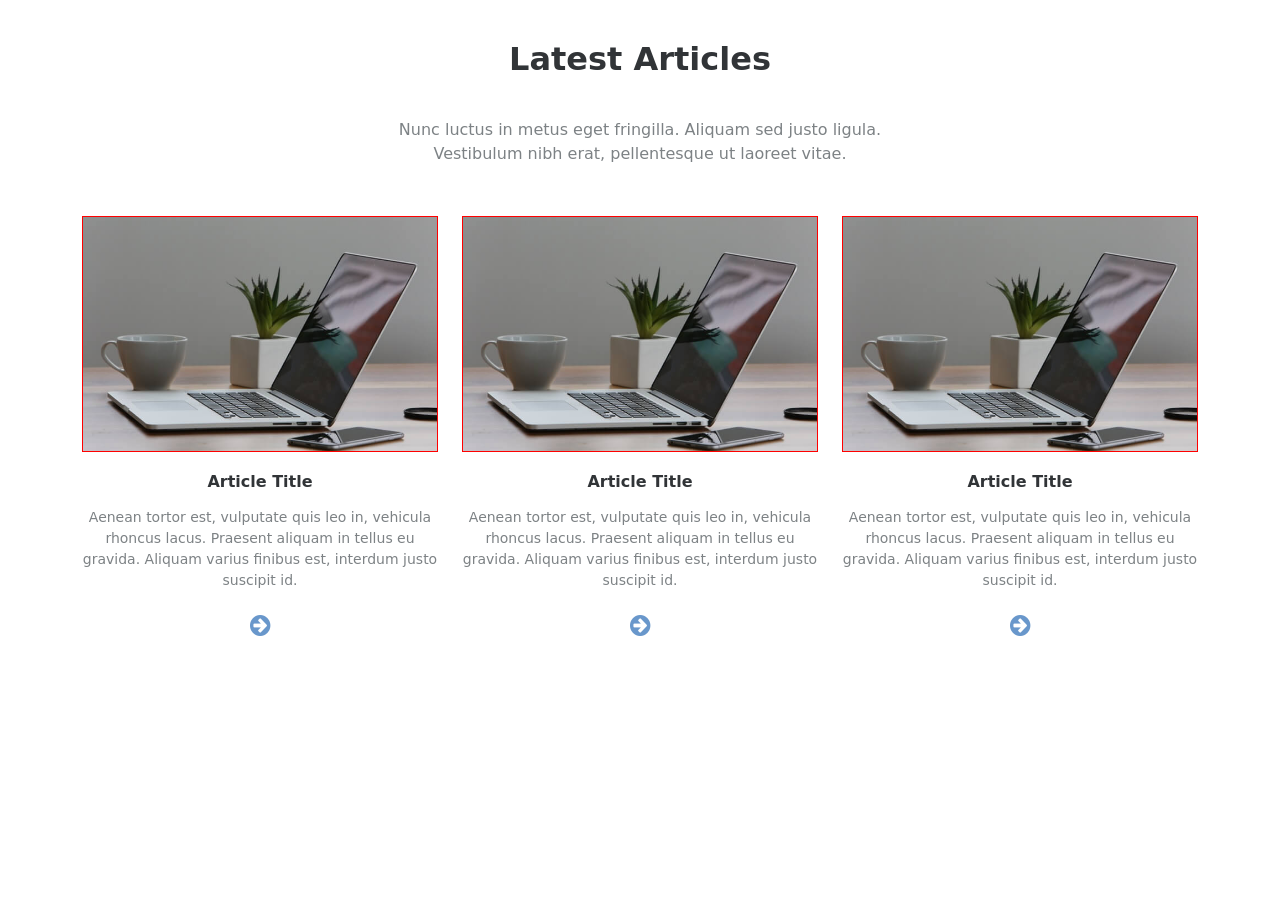
<file: arc/index.html>
<!DOCTYPE html>
<html lang="en">

<head>
    <meta charset="utf-8">
    <meta name="viewport" content="width=device-width, initial-scale=1.0, shrink-to-fit=no">
    <title>article</title>
    <link rel="stylesheet" href="assets/bootstrap/css/bootstrap.min.css">
    <link rel="stylesheet" href="assets/fonts/font-awesome.min.css">
    <link rel="stylesheet" href="assets/css/Articale-List-With-Image-Zoom.css">
</head>

<body>
    <div class="article-list">
        <div class="container">
            <div class="intro">
                <h2 class="text-center">Latest Articles</h2>
                <p class="text-center">Nunc luctus in metus eget fringilla. Aliquam sed justo ligula. Vestibulum nibh erat, pellentesque ut laoreet vitae. </p>
            </div>
            <div class="row articles">
                <div class="col-sm-6 col-md-4 item">
                    <div class="zoomin frame" style="width:100%;height:236px;"><img style="width:100%;height:236px;" src="assets/img/desk.jpg"></div>
                    <h3 class="name">Article Title</h3>
                    <p class="description">Aenean tortor est, vulputate quis leo in, vehicula rhoncus lacus. Praesent aliquam in tellus eu gravida. Aliquam varius finibus est, interdum justo suscipit id.</p><a class="action" href="#"><i class="fa fa-arrow-circle-right"></i></a>
                </div>
                <div class="col-sm-6 col-md-4 item">
                    <div class="zoomin frame" style="width:100%;height:236px;"><img style="width:100%;height:236px;" src="assets/img/desk.jpg"></div>
                    <h3 class="name">Article Title</h3>
                    <p class="description">Aenean tortor est, vulputate quis leo in, vehicula rhoncus lacus. Praesent aliquam in tellus eu gravida. Aliquam varius finibus est, interdum justo suscipit id.</p><a class="action" href="#"><i class="fa fa-arrow-circle-right"></i></a>
                </div>
                <div class="col-sm-6 col-md-4 item">
                    <div class="zoomin frame" style="width:100%;height:236px;"><img style="width:100%;height:236px;" src="assets/img/desk.jpg"></div>
                    <h3 class="name">Article Title</h3>
                    <p class="description">Aenean tortor est, vulputate quis leo in, vehicula rhoncus lacus. Praesent aliquam in tellus eu gravida. Aliquam varius finibus est, interdum justo suscipit id.</p><a class="action" href="#"><i class="fa fa-arrow-circle-right"></i></a>
                </div>
            </div>
        </div>
    </div>
    <script src="assets/bootstrap/js/bootstrap.min.js"></script>
</body>

</html>
</file>
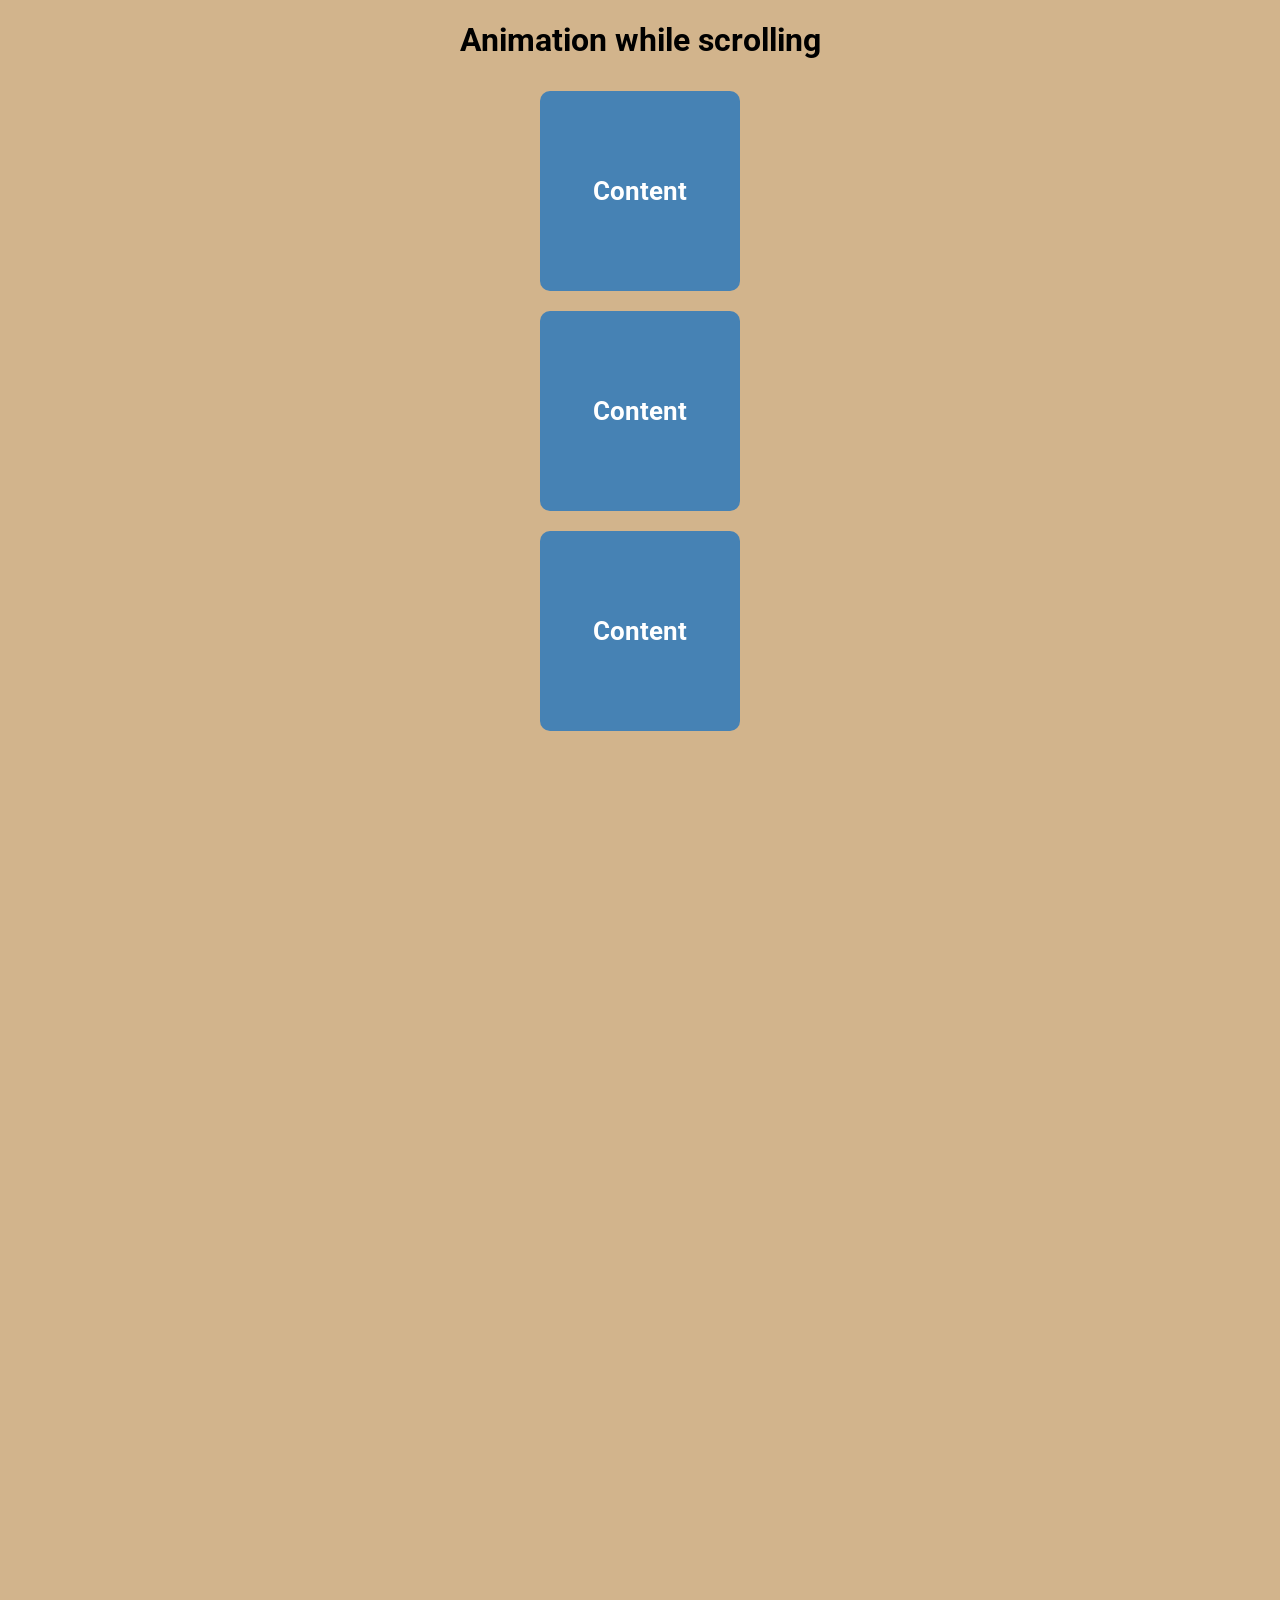
<file: Day6-ScrollAnimation/index.html>
<!DOCTYPE html>
<html lang="en">
<head>
    <meta charset="UTF-8">
    <meta name="viewport" content="width=device-width, initial-scale=1.0">
    <link rel="stylesheet" href="style.css">
    <title>Scroll Animation</title>
</head>
<body>
    <h1>Animation while scrolling</h1>

    <div class="box"><h2>Content</h2></div>
    <div class="box">
        <h2>Content</h2>
    </div>
    <div class="box">
        <h2>Content</h2>
    </div>
    <div class="box">
        <h2>Content</h2>
    </div>
    <div class="box">
        <h2>Content</h2>
    </div>
    <div class="box">
        <h2>Content</h2>
    </div>
    <div class="box">
        <h2>Content</h2>
    </div>
    <div class="box">
        <h2>Content</h2>
    </div>
    <div class="box">
        <h2>Content</h2>
    </div>
    <div class="box">
        <h2>Content</h2>
    </div>
    <div class="box">
        <h2>Content</h2>
    </div>
    <div class="box">
        <h2>Content</h2>
    </div>
    <div class="box">
        <h2>Content</h2>
    </div>


    <script src="script.js"></script>
</body>
</html>
</file>
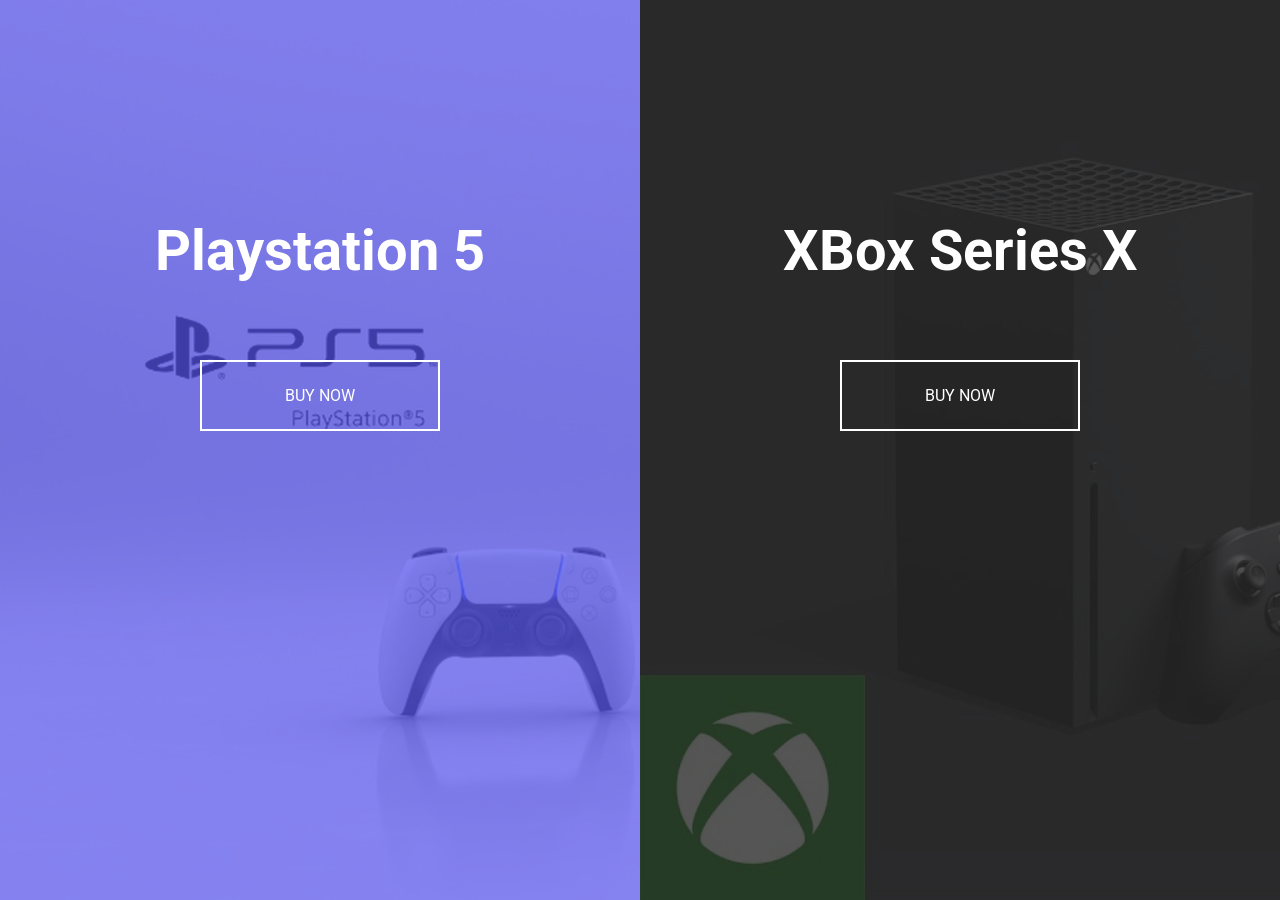
<file: Day7-SplitLanding/index.html>
<!DOCTYPE html>
<html lang="en">
<head>
    <meta charset="UTF-8">
    <meta name="viewport" content="width=device-width, initial-scale=1.0">
    <link rel="stylesheet" href="style.css">
    <title>Split Landing</title>
</head>
<body>
  
    <div class="container ">
        <div class="split left">
            <h1>Playstation 5</h1>
            <a href="#" class="btn">Buy Now</a>
        </div>
        <div class="split right">
            <h1>XBox Series X</h1>
            <a href="#" class="btn">Buy Now</a>
        </div>
    </div>
    <script src="script.js"></script>
</body>
</html>
</file>
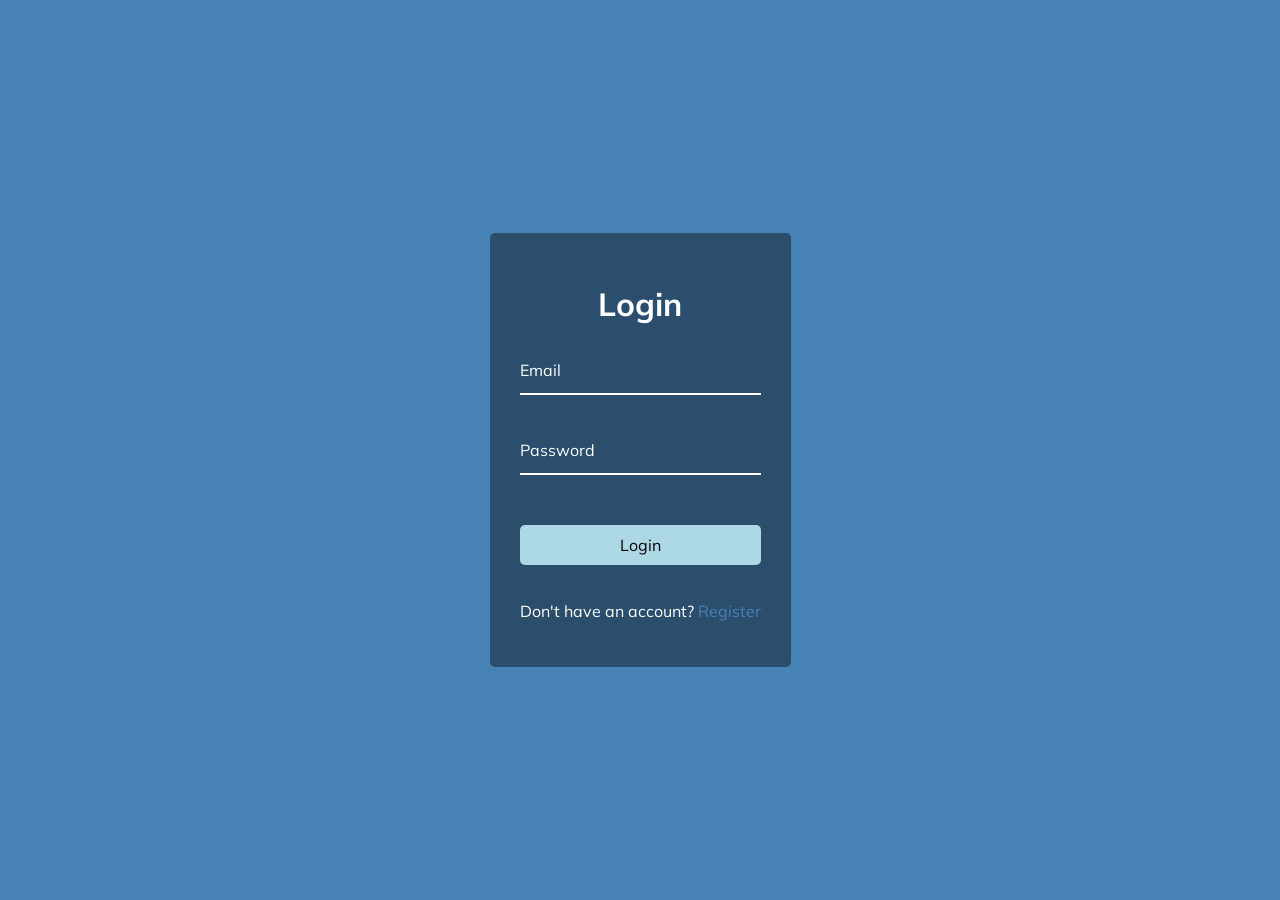
<file: Day8-FormWave/index.html>
<!DOCTYPE html>
<html lang="en">
<head>
    <meta charset="UTF-8">
    <meta name="viewport" content="width=device-width, initial-scale=1.0">
    <link rel="stylesheet" href="style.css">
    <title>Form Input Wave</title>
</head>
<body>
    
    <div class="container">
        <h1>Login</h1>
        <form>
            <div class="form-control">
                <input type="text" required>
                <label>Email</label>
            </div>
            <div class="form-control">
                <input type="password" required>
                <label>Password</label>
            </div>

            <button class="btn">Login</button>
        </form>

        <p>Don't have an account? <a href="#">Register</a> </p>
    </div>

    <script src="script.js"></script>
</body>
</html>
</file>
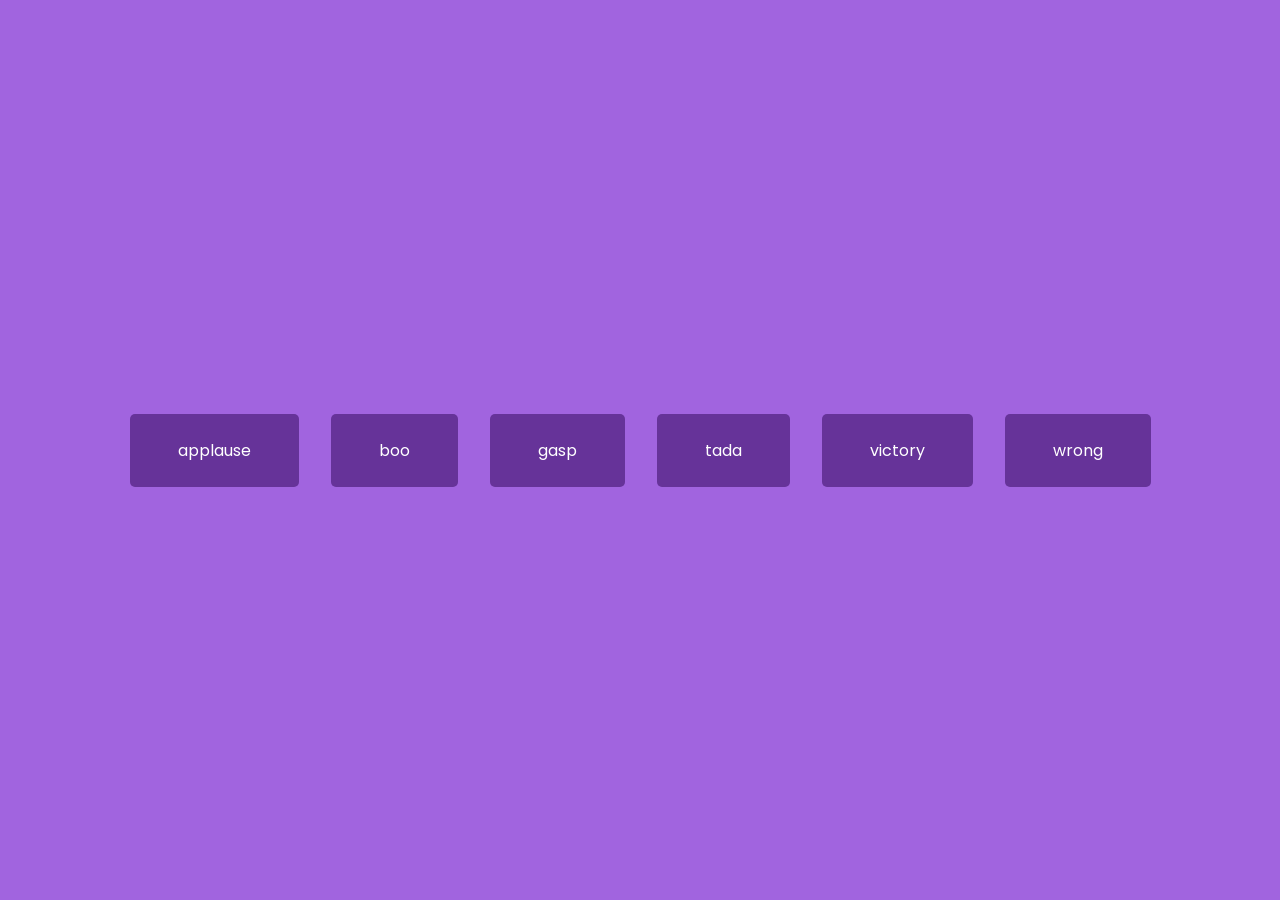
<file: Day9-SoundBoard/index.html>
<!DOCTYPE html>
<html lang="en">
<head>
    <meta charset="UTF-8">
    <meta name="viewport" content="width=device-width, initial-scale=1.0">
    <link rel="stylesheet" href="style.css">
    <title>Sound Board</title>
</head>
<body>
    <audio src="sounds/applause.mp3" id="applause"></audio>
    <audio src="sounds/boo.mp3" id="boo"></audio>
    <audio src="sounds/gasp.mp3" id="gasp"></audio>
    <audio src="sounds/tada.mp3" id="tada"></audio>
    <audio src="sounds/victory.mp3" id="victory"></audio>
    <audio src="sounds/wrong.mp3" id="wrong"></audio>

    <div id="buttons"></div>
    
    <script src="script.js"></script>
</body>
</html>
</file>
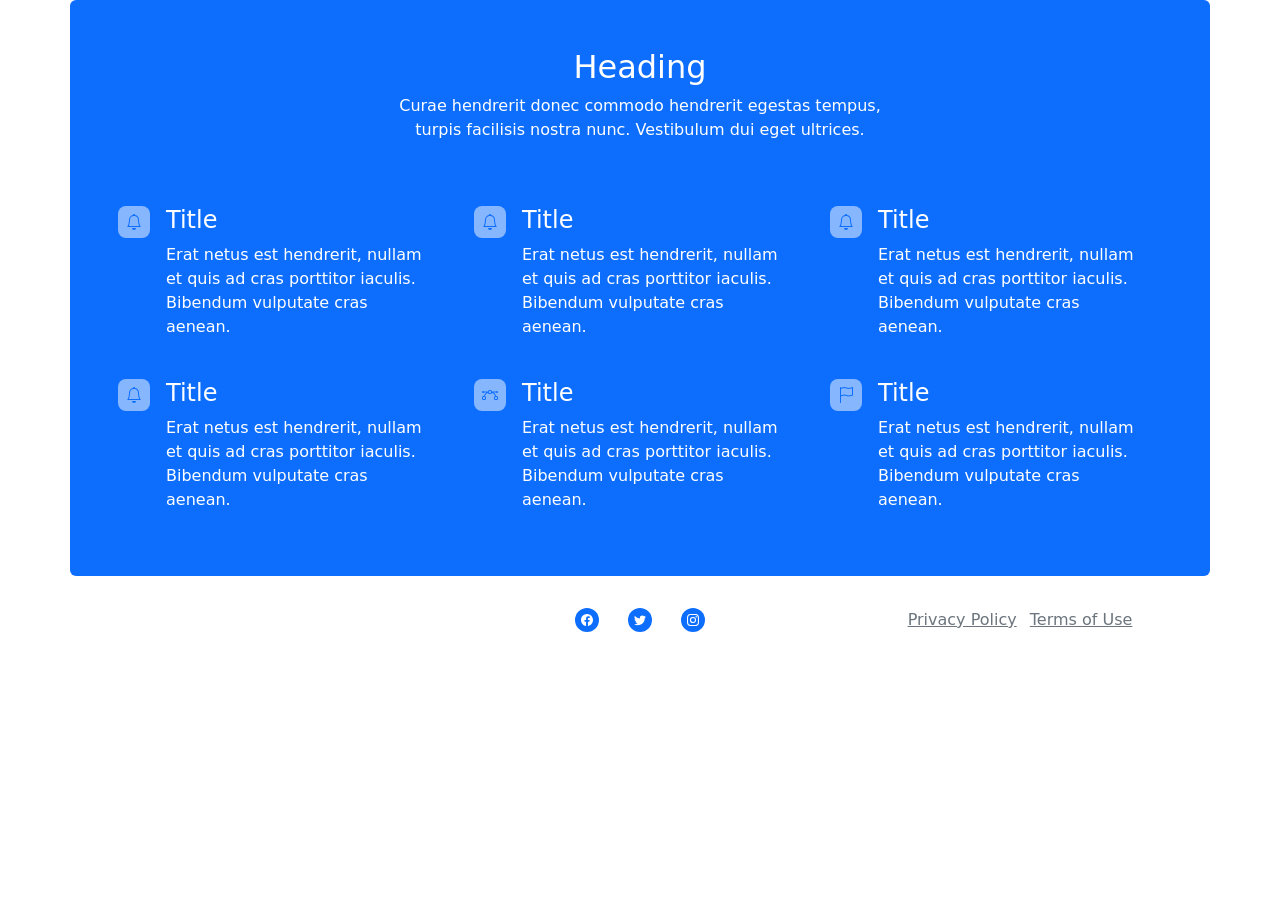
<file: foot+gr/index.html>
<!DOCTYPE html>
<html lang="en">

<head>
    <meta charset="utf-8">
    <meta name="viewport" content="width=device-width, initial-scale=1.0, shrink-to-fit=no">
    <title>Untitled</title>
    <link rel="stylesheet" href="assets/bootstrap/css/bootstrap.min.css">
    <link rel="stylesheet" href="assets/css/Features-Small-Icons-Color-icons.css">
</head>

<body>
    <div class="container text-white bg-primary border rounded border-0 p-4 p-lg-5 py-4 py-xl-5">
        <div class="row mb-5">
            <div class="col-md-8 col-xl-6 text-center mx-auto">
                <h2 class="text-white">Heading</h2>
                <p class="w-lg-50">Curae hendrerit donec commodo hendrerit egestas tempus, turpis facilisis nostra nunc. Vestibulum dui eget ultrices.</p>
            </div>
        </div>
        <div class="row gy-4 row-cols-1 row-cols-md-2 row-cols-xl-3">
            <div class="col">
                <div class="d-flex">
                    <div class="bs-icon-sm bs-icon-rounded bs-icon-semi-white text-primary d-flex flex-shrink-0 justify-content-center align-items-center d-inline-block mb-3 bs-icon"><svg xmlns="http://www.w3.org/2000/svg" width="1em" height="1em" fill="currentColor" viewBox="0 0 16 16" class="bi bi-bell">
                            <path d="M8 16a2 2 0 0 0 2-2H6a2 2 0 0 0 2 2zM8 1.918l-.797.161A4.002 4.002 0 0 0 4 6c0 .628-.134 2.197-.459 3.742-.16.767-.376 1.566-.663 2.258h10.244c-.287-.692-.502-1.49-.663-2.258C12.134 8.197 12 6.628 12 6a4.002 4.002 0 0 0-3.203-3.92L8 1.917zM14.22 12c.223.447.481.801.78 1H1c.299-.199.557-.553.78-1C2.68 10.2 3 6.88 3 6c0-2.42 1.72-4.44 4.005-4.901a1 1 0 1 1 1.99 0A5.002 5.002 0 0 1 13 6c0 .88.32 4.2 1.22 6z"></path>
                        </svg></div>
                    <div class="px-3">
                        <h4 class="text-white">Title</h4>
                        <p>Erat netus est hendrerit, nullam et quis ad cras porttitor iaculis. Bibendum vulputate cras aenean.</p>
                    </div>
                </div>
            </div>
            <div class="col">
                <div class="d-flex">
                    <div class="bs-icon-sm bs-icon-rounded bs-icon-semi-white text-primary d-flex flex-shrink-0 justify-content-center align-items-center d-inline-block mb-3 bs-icon"><svg xmlns="http://www.w3.org/2000/svg" width="1em" height="1em" fill="currentColor" viewBox="0 0 16 16" class="bi bi-bell">
                            <path d="M8 16a2 2 0 0 0 2-2H6a2 2 0 0 0 2 2zM8 1.918l-.797.161A4.002 4.002 0 0 0 4 6c0 .628-.134 2.197-.459 3.742-.16.767-.376 1.566-.663 2.258h10.244c-.287-.692-.502-1.49-.663-2.258C12.134 8.197 12 6.628 12 6a4.002 4.002 0 0 0-3.203-3.92L8 1.917zM14.22 12c.223.447.481.801.78 1H1c.299-.199.557-.553.78-1C2.68 10.2 3 6.88 3 6c0-2.42 1.72-4.44 4.005-4.901a1 1 0 1 1 1.99 0A5.002 5.002 0 0 1 13 6c0 .88.32 4.2 1.22 6z"></path>
                        </svg></div>
                    <div class="px-3">
                        <h4 class="text-white">Title</h4>
                        <p>Erat netus est hendrerit, nullam et quis ad cras porttitor iaculis. Bibendum vulputate cras aenean.</p>
                    </div>
                </div>
            </div>
            <div class="col">
                <div class="d-flex">
                    <div class="bs-icon-sm bs-icon-rounded bs-icon-semi-white text-primary d-flex flex-shrink-0 justify-content-center align-items-center d-inline-block mb-3 bs-icon"><svg xmlns="http://www.w3.org/2000/svg" width="1em" height="1em" fill="currentColor" viewBox="0 0 16 16" class="bi bi-bell">
                            <path d="M8 16a2 2 0 0 0 2-2H6a2 2 0 0 0 2 2zM8 1.918l-.797.161A4.002 4.002 0 0 0 4 6c0 .628-.134 2.197-.459 3.742-.16.767-.376 1.566-.663 2.258h10.244c-.287-.692-.502-1.49-.663-2.258C12.134 8.197 12 6.628 12 6a4.002 4.002 0 0 0-3.203-3.92L8 1.917zM14.22 12c.223.447.481.801.78 1H1c.299-.199.557-.553.78-1C2.68 10.2 3 6.88 3 6c0-2.42 1.72-4.44 4.005-4.901a1 1 0 1 1 1.99 0A5.002 5.002 0 0 1 13 6c0 .88.32 4.2 1.22 6z"></path>
                        </svg></div>
                    <div class="px-3">
                        <h4 class="text-white">Title</h4>
                        <p>Erat netus est hendrerit, nullam et quis ad cras porttitor iaculis. Bibendum vulputate cras aenean.</p>
                    </div>
                </div>
            </div>
            <div class="col">
                <div class="d-flex">
                    <div class="bs-icon-sm bs-icon-rounded bs-icon-semi-white text-primary d-flex flex-shrink-0 justify-content-center align-items-center d-inline-block mb-3 bs-icon"><svg xmlns="http://www.w3.org/2000/svg" width="1em" height="1em" fill="currentColor" viewBox="0 0 16 16" class="bi bi-bell">
                            <path d="M8 16a2 2 0 0 0 2-2H6a2 2 0 0 0 2 2zM8 1.918l-.797.161A4.002 4.002 0 0 0 4 6c0 .628-.134 2.197-.459 3.742-.16.767-.376 1.566-.663 2.258h10.244c-.287-.692-.502-1.49-.663-2.258C12.134 8.197 12 6.628 12 6a4.002 4.002 0 0 0-3.203-3.92L8 1.917zM14.22 12c.223.447.481.801.78 1H1c.299-.199.557-.553.78-1C2.68 10.2 3 6.88 3 6c0-2.42 1.72-4.44 4.005-4.901a1 1 0 1 1 1.99 0A5.002 5.002 0 0 1 13 6c0 .88.32 4.2 1.22 6z"></path>
                        </svg></div>
                    <div class="px-3">
                        <h4 class="text-white">Title</h4>
                        <p>Erat netus est hendrerit, nullam et quis ad cras porttitor iaculis. Bibendum vulputate cras aenean.</p>
                    </div>
                </div>
            </div>
            <div class="col">
                <div class="d-flex">
                    <div class="bs-icon-sm bs-icon-rounded bs-icon-semi-white text-primary d-flex flex-shrink-0 justify-content-center align-items-center d-inline-block mb-3 bs-icon"><svg xmlns="http://www.w3.org/2000/svg" width="1em" height="1em" fill="currentColor" viewBox="0 0 16 16" class="bi bi-bezier">
                            <path fill-rule="evenodd" d="M0 10.5A1.5 1.5 0 0 1 1.5 9h1A1.5 1.5 0 0 1 4 10.5v1A1.5 1.5 0 0 1 2.5 13h-1A1.5 1.5 0 0 1 0 11.5v-1zm1.5-.5a.5.5 0 0 0-.5.5v1a.5.5 0 0 0 .5.5h1a.5.5 0 0 0 .5-.5v-1a.5.5 0 0 0-.5-.5h-1zm10.5.5A1.5 1.5 0 0 1 13.5 9h1a1.5 1.5 0 0 1 1.5 1.5v1a1.5 1.5 0 0 1-1.5 1.5h-1a1.5 1.5 0 0 1-1.5-1.5v-1zm1.5-.5a.5.5 0 0 0-.5.5v1a.5.5 0 0 0 .5.5h1a.5.5 0 0 0 .5-.5v-1a.5.5 0 0 0-.5-.5h-1zM6 4.5A1.5 1.5 0 0 1 7.5 3h1A1.5 1.5 0 0 1 10 4.5v1A1.5 1.5 0 0 1 8.5 7h-1A1.5 1.5 0 0 1 6 5.5v-1zM7.5 4a.5.5 0 0 0-.5.5v1a.5.5 0 0 0 .5.5h1a.5.5 0 0 0 .5-.5v-1a.5.5 0 0 0-.5-.5h-1z"></path>
                            <path d="M6 4.5H1.866a1 1 0 1 0 0 1h2.668A6.517 6.517 0 0 0 1.814 9H2.5c.123 0 .244.015.358.043a5.517 5.517 0 0 1 3.185-3.185A1.503 1.503 0 0 1 6 5.5v-1zm3.957 1.358A1.5 1.5 0 0 0 10 5.5v-1h4.134a1 1 0 1 1 0 1h-2.668a6.517 6.517 0 0 1 2.72 3.5H13.5c-.123 0-.243.015-.358.043a5.517 5.517 0 0 0-3.185-3.185z"></path>
                        </svg></div>
                    <div class="px-3">
                        <h4 class="text-white">Title</h4>
                        <p>Erat netus est hendrerit, nullam et quis ad cras porttitor iaculis. Bibendum vulputate cras aenean.</p>
                    </div>
                </div>
            </div>
            <div class="col">
                <div class="d-flex">
                    <div class="bs-icon-sm bs-icon-rounded bs-icon-semi-white text-primary d-flex flex-shrink-0 justify-content-center align-items-center d-inline-block mb-3 bs-icon"><svg xmlns="http://www.w3.org/2000/svg" width="1em" height="1em" fill="currentColor" viewBox="0 0 16 16" class="bi bi-flag">
                            <path d="M14.778.085A.5.5 0 0 1 15 .5V8a.5.5 0 0 1-.314.464L14.5 8l.186.464-.003.001-.006.003-.023.009a12.435 12.435 0 0 1-.397.15c-.264.095-.631.223-1.047.35-.816.252-1.879.523-2.71.523-.847 0-1.548-.28-2.158-.525l-.028-.01C7.68 8.71 7.14 8.5 6.5 8.5c-.7 0-1.638.23-2.437.477A19.626 19.626 0 0 0 3 9.342V15.5a.5.5 0 0 1-1 0V.5a.5.5 0 0 1 1 0v.282c.226-.079.496-.17.79-.26C4.606.272 5.67 0 6.5 0c.84 0 1.524.277 2.121.519l.043.018C9.286.788 9.828 1 10.5 1c.7 0 1.638-.23 2.437-.477a19.587 19.587 0 0 0 1.349-.476l.019-.007.004-.002h.001M14 1.221c-.22.078-.48.167-.766.255-.81.252-1.872.523-2.734.523-.886 0-1.592-.286-2.203-.534l-.008-.003C7.662 1.21 7.139 1 6.5 1c-.669 0-1.606.229-2.415.478A21.294 21.294 0 0 0 3 1.845v6.433c.22-.078.48-.167.766-.255C4.576 7.77 5.638 7.5 6.5 7.5c.847 0 1.548.28 2.158.525l.028.01C9.32 8.29 9.86 8.5 10.5 8.5c.668 0 1.606-.229 2.415-.478A21.317 21.317 0 0 0 14 7.655V1.222z"></path>
                        </svg></div>
                    <div class="px-3">
                        <h4 class="text-white">Title</h4>
                        <p>Erat netus est hendrerit, nullam et quis ad cras porttitor iaculis. Bibendum vulputate cras aenean.</p>
                    </div>
                </div>
            </div>
        </div>
    </div>
    <footer class="text-center py-4">
        <div class="container">
            <div class="row row-cols-1 row-cols-lg-3">
                <div class="col">
                    <p class="text-muted my-2"></p>
                </div>
                <div class="col">
                    <ul class="list-inline my-2">
                        <li class="list-inline-item me-4">
                            <div class="bs-icon-circle bs-icon-primary bs-icon"><svg xmlns="http://www.w3.org/2000/svg" width="1em" height="1em" fill="currentColor" viewBox="0 0 16 16" class="bi bi-facebook">
                                    <path d="M16 8.049c0-4.446-3.582-8.05-8-8.05C3.58 0-.002 3.603-.002 8.05c0 4.017 2.926 7.347 6.75 7.951v-5.625h-2.03V8.05H6.75V6.275c0-2.017 1.195-3.131 3.022-3.131.876 0 1.791.157 1.791.157v1.98h-1.009c-.993 0-1.303.621-1.303 1.258v1.51h2.218l-.354 2.326H9.25V16c3.824-.604 6.75-3.934 6.75-7.951z"></path>
                                </svg></div>
                        </li>
                        <li class="list-inline-item me-4">
                            <div class="bs-icon-circle bs-icon-primary bs-icon"><svg xmlns="http://www.w3.org/2000/svg" width="1em" height="1em" fill="currentColor" viewBox="0 0 16 16" class="bi bi-twitter">
                                    <path d="M5.026 15c6.038 0 9.341-5.003 9.341-9.334 0-.14 0-.282-.006-.422A6.685 6.685 0 0 0 16 3.542a6.658 6.658 0 0 1-1.889.518 3.301 3.301 0 0 0 1.447-1.817 6.533 6.533 0 0 1-2.087.793A3.286 3.286 0 0 0 7.875 6.03a9.325 9.325 0 0 1-6.767-3.429 3.289 3.289 0 0 0 1.018 4.382A3.323 3.323 0 0 1 .64 6.575v.045a3.288 3.288 0 0 0 2.632 3.218 3.203 3.203 0 0 1-.865.115 3.23 3.23 0 0 1-.614-.057 3.283 3.283 0 0 0 3.067 2.277A6.588 6.588 0 0 1 .78 13.58a6.32 6.32 0 0 1-.78-.045A9.344 9.344 0 0 0 5.026 15z"></path>
                                </svg></div>
                        </li>
                        <li class="list-inline-item">
                            <div class="bs-icon-circle bs-icon-primary bs-icon"><svg xmlns="http://www.w3.org/2000/svg" width="1em" height="1em" fill="currentColor" viewBox="0 0 16 16" class="bi bi-instagram">
                                    <path d="M8 0C5.829 0 5.556.01 4.703.048 3.85.088 3.269.222 2.76.42a3.917 3.917 0 0 0-1.417.923A3.927 3.927 0 0 0 .42 2.76C.222 3.268.087 3.85.048 4.7.01 5.555 0 5.827 0 8.001c0 2.172.01 2.444.048 3.297.04.852.174 1.433.372 1.942.205.526.478.972.923 1.417.444.445.89.719 1.416.923.51.198 1.09.333 1.942.372C5.555 15.99 5.827 16 8 16s2.444-.01 3.298-.048c.851-.04 1.434-.174 1.943-.372a3.916 3.916 0 0 0 1.416-.923c.445-.445.718-.891.923-1.417.197-.509.332-1.09.372-1.942C15.99 10.445 16 10.173 16 8s-.01-2.445-.048-3.299c-.04-.851-.175-1.433-.372-1.941a3.926 3.926 0 0 0-.923-1.417A3.911 3.911 0 0 0 13.24.42c-.51-.198-1.092-.333-1.943-.372C10.443.01 10.172 0 7.998 0h.003zm-.717 1.442h.718c2.136 0 2.389.007 3.232.046.78.035 1.204.166 1.486.275.373.145.64.319.92.599.28.28.453.546.598.92.11.281.24.705.275 1.485.039.843.047 1.096.047 3.231s-.008 2.389-.047 3.232c-.035.78-.166 1.203-.275 1.485a2.47 2.47 0 0 1-.599.919c-.28.28-.546.453-.92.598-.28.11-.704.24-1.485.276-.843.038-1.096.047-3.232.047s-2.39-.009-3.233-.047c-.78-.036-1.203-.166-1.485-.276a2.478 2.478 0 0 1-.92-.598 2.48 2.48 0 0 1-.6-.92c-.109-.281-.24-.705-.275-1.485-.038-.843-.046-1.096-.046-3.233 0-2.136.008-2.388.046-3.231.036-.78.166-1.204.276-1.486.145-.373.319-.64.599-.92.28-.28.546-.453.92-.598.282-.11.705-.24 1.485-.276.738-.034 1.024-.044 2.515-.045v.002zm4.988 1.328a.96.96 0 1 0 0 1.92.96.96 0 0 0 0-1.92zm-4.27 1.122a4.109 4.109 0 1 0 0 8.217 4.109 4.109 0 0 0 0-8.217zm0 1.441a2.667 2.667 0 1 1 0 5.334 2.667 2.667 0 0 1 0-5.334z"></path>
                                </svg></div>
                        </li>
                    </ul>
                </div>
                <div class="col">
                    <ul class="list-inline my-2">
                        <li class="list-inline-item"><a class="link-secondary" href="#">Privacy Policy</a></li>
                        <li class="list-inline-item"><a class="link-secondary" href="#">Terms of Use</a></li>
                    </ul>
                </div>
            </div>
        </div>
    </footer>
    <script src="assets/bootstrap/js/bootstrap.min.js"></script>
</body>

</html>
</file>
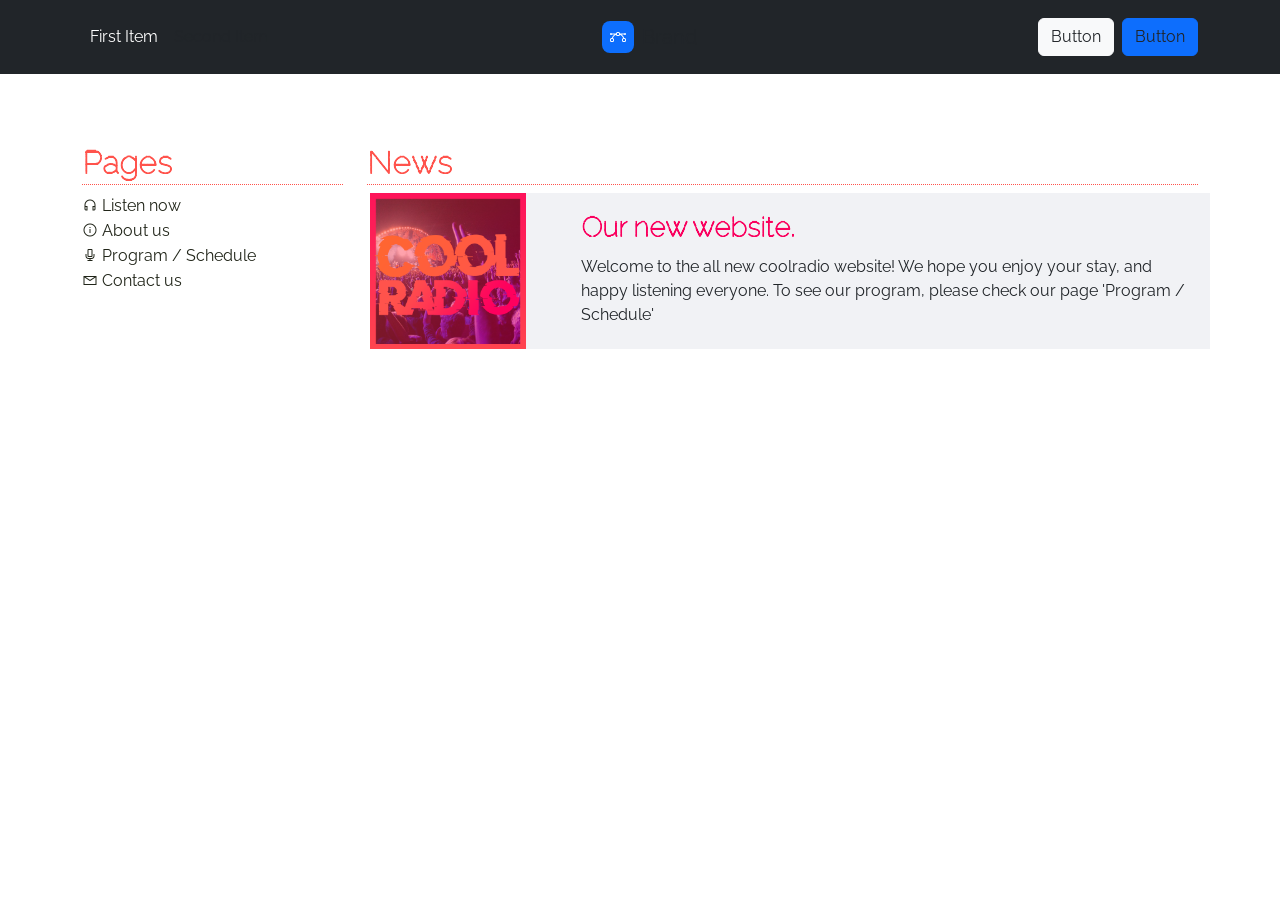
<file: head+arc(2)/index.html>
<!DOCTYPE html>
<html lang="en">

<head>
    <meta charset="utf-8">
    <meta name="viewport" content="width=device-width, initial-scale=1.0, shrink-to-fit=no">
    <title>Untitled</title>
    <link rel="stylesheet" href="assets/bootstrap/css/bootstrap.min.css">
    <link rel="stylesheet" href="https://fonts.googleapis.com/css?family=Raleway:300,400,500">
    <link rel="stylesheet" href="https://fonts.googleapis.com/css?family=Raleway+Dots">
    <link rel="stylesheet" href="assets/fonts/line-awesome.min.css">
    <link rel="stylesheet" href="assets/css/Navbar-Centered-Brand-Dark-icons.css">
    <link rel="stylesheet" href="assets/css/News-article-for-homepage-by-Ikbendiederiknl.css">
</head>

<body>
    <nav class="navbar navbar-dark navbar-expand-md bg-dark py-3">
        <div class="container"><a class="navbar-brand d-flex align-items-center" href="#"><span class="bs-icon-sm bs-icon-rounded bs-icon-primary d-flex justify-content-center align-items-center me-2 bs-icon"><svg xmlns="http://www.w3.org/2000/svg" width="1em" height="1em" fill="currentColor" viewBox="0 0 16 16" class="bi bi-bezier">
                        <path fill-rule="evenodd" d="M0 10.5A1.5 1.5 0 0 1 1.5 9h1A1.5 1.5 0 0 1 4 10.5v1A1.5 1.5 0 0 1 2.5 13h-1A1.5 1.5 0 0 1 0 11.5v-1zm1.5-.5a.5.5 0 0 0-.5.5v1a.5.5 0 0 0 .5.5h1a.5.5 0 0 0 .5-.5v-1a.5.5 0 0 0-.5-.5h-1zm10.5.5A1.5 1.5 0 0 1 13.5 9h1a1.5 1.5 0 0 1 1.5 1.5v1a1.5 1.5 0 0 1-1.5 1.5h-1a1.5 1.5 0 0 1-1.5-1.5v-1zm1.5-.5a.5.5 0 0 0-.5.5v1a.5.5 0 0 0 .5.5h1a.5.5 0 0 0 .5-.5v-1a.5.5 0 0 0-.5-.5h-1zM6 4.5A1.5 1.5 0 0 1 7.5 3h1A1.5 1.5 0 0 1 10 4.5v1A1.5 1.5 0 0 1 8.5 7h-1A1.5 1.5 0 0 1 6 5.5v-1zM7.5 4a.5.5 0 0 0-.5.5v1a.5.5 0 0 0 .5.5h1a.5.5 0 0 0 .5-.5v-1a.5.5 0 0 0-.5-.5h-1z"></path>
                        <path d="M6 4.5H1.866a1 1 0 1 0 0 1h2.668A6.517 6.517 0 0 0 1.814 9H2.5c.123 0 .244.015.358.043a5.517 5.517 0 0 1 3.185-3.185A1.503 1.503 0 0 1 6 5.5v-1zm3.957 1.358A1.5 1.5 0 0 0 10 5.5v-1h4.134a1 1 0 1 1 0 1h-2.668a6.517 6.517 0 0 1 2.72 3.5H13.5c-.123 0-.243.015-.358.043a5.517 5.517 0 0 0-3.185-3.185z"></path>
                    </svg></span><span>Brand</span></a><button data-bs-toggle="collapse" class="navbar-toggler" data-bs-target="#navcol-6"><span class="visually-hidden">Toggle navigation</span><span class="navbar-toggler-icon"></span></button>
            <div class="collapse navbar-collapse flex-grow-0 order-md-first" id="navcol-6">
                <ul class="navbar-nav me-auto">
                    <li class="nav-item"><a class="nav-link active" href="#">First Item</a></li>
                    <li class="nav-item"><a class="nav-link" href="#">Second Item</a></li>
                </ul>
                <div class="d-md-none my-2"><button class="btn btn-light me-2" type="button">Button</button><button class="btn btn-primary" type="button">Button</button></div>
            </div>
            <div class="d-none d-md-block"><a class="btn btn-light me-2" role="button" href="#">Button</a><a class="btn btn-primary" role="button" href="#">Button</a></div>
        </div>
    </nav>
    <div class="news-block">
        <div class="container">
            <div class="row">
                <div class="col-md-3">
                    <h1 class="newsblock-title">Pages</h1><p class="newsblock-link"><a href="listen-now.html"><i class="la la-headphones"></i> Listen now</a></p><p class="newsblock-link"><a href="about-us.html"><i class="la la-info-circle"></i> About us</a></p><p class="newsblock-link"><a href="schedule.html"><i class="la la-microphone"></i> Program / Schedule</a></p><p class="newsblock-link"><a href="contact.php"><i class="la la-envelope"></i> Contact us</a></p>
                </div>
                <div class="col-md-9">
                    <h1 class="newsblock-title">News</h1>
                    <div class="row">
                        <div class="col-3 news-bg"><img src="assets/img/LOGO%20SOCIALMEDIA.png" width="156px"></div>
                        <div class="col-9 news-bg">
                            <h1 class="newsblock-title-under">Our new website.</h1>
                            <p>Welcome to the all new coolradio website! We hope you enjoy your stay, and happy listening everyone. To see our program, please check our page 'Program / Schedule'</p>
                        </div>
                    </div>
                </div>
            </div>
        </div>
    </div>
    <script src="assets/bootstrap/js/bootstrap.min.js"></script>
</body>

</html>
</file>
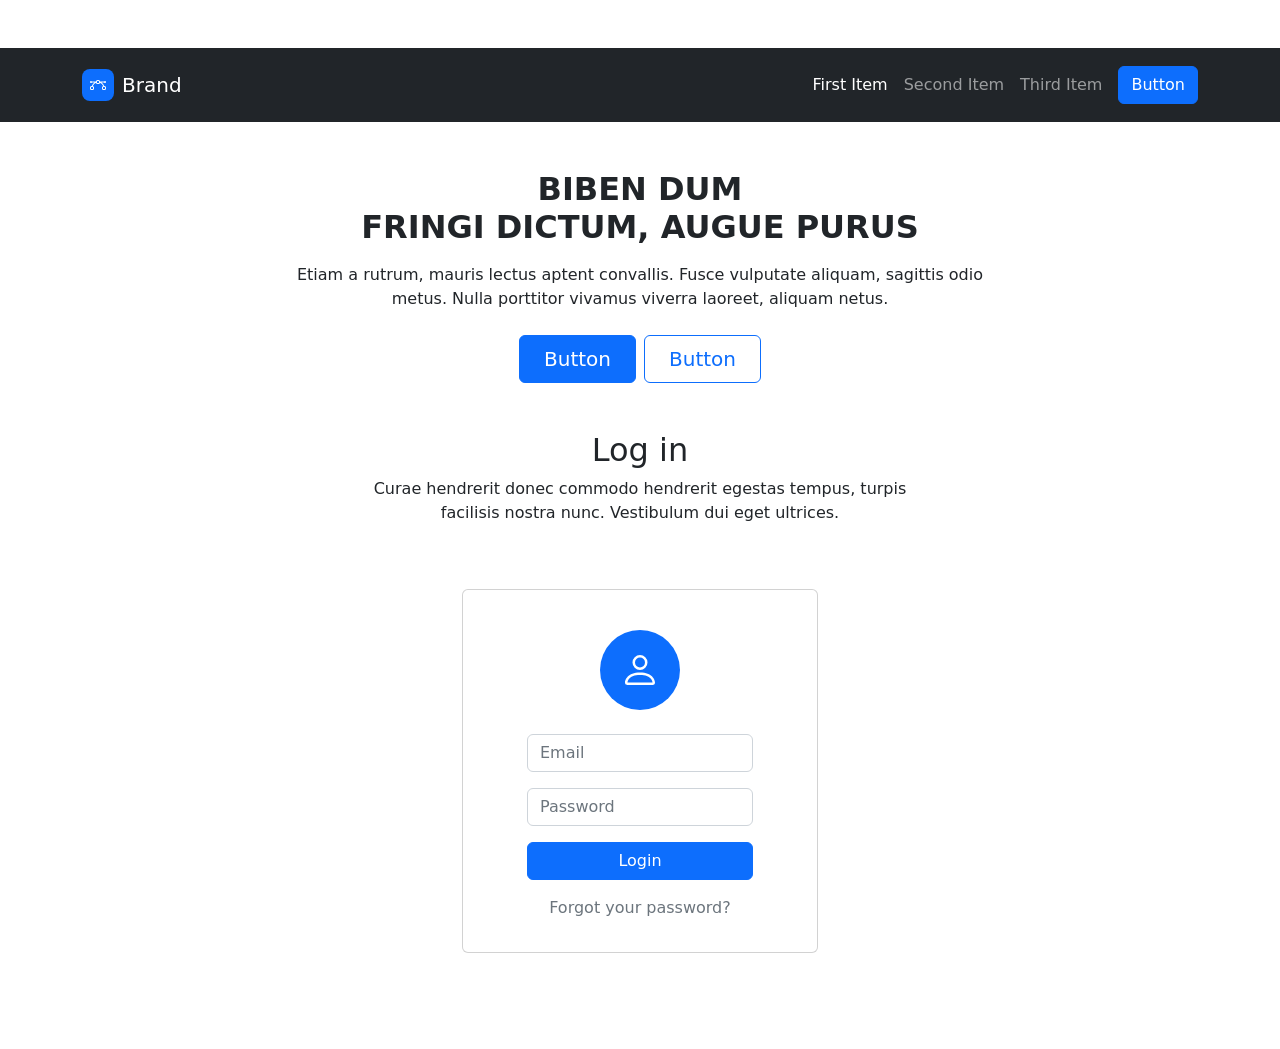
<file: nav+arc+head+content/index.html>
<!DOCTYPE html>
<html lang="en">

<head>
    <meta charset="utf-8">
    <meta name="viewport" content="width=device-width, initial-scale=1.0, shrink-to-fit=no">
    <title>Untitled</title>
    <link rel="stylesheet" href="assets/bootstrap/css/bootstrap.min.css">
    <link rel="stylesheet" href="assets/css/Login-Form-Basic-icons.css">
</head>

<body>
    <section class="position-relative py-4 py-xl-5">
        <nav class="navbar navbar-dark navbar-expand-md bg-dark py-3">
            <div class="container"><a class="navbar-brand d-flex align-items-center" href="#"><span class="bs-icon-sm bs-icon-rounded bs-icon-primary d-flex justify-content-center align-items-center me-2 bs-icon"><svg xmlns="http://www.w3.org/2000/svg" width="1em" height="1em" fill="currentColor" viewBox="0 0 16 16" class="bi bi-bezier">
                            <path fill-rule="evenodd" d="M0 10.5A1.5 1.5 0 0 1 1.5 9h1A1.5 1.5 0 0 1 4 10.5v1A1.5 1.5 0 0 1 2.5 13h-1A1.5 1.5 0 0 1 0 11.5v-1zm1.5-.5a.5.5 0 0 0-.5.5v1a.5.5 0 0 0 .5.5h1a.5.5 0 0 0 .5-.5v-1a.5.5 0 0 0-.5-.5h-1zm10.5.5A1.5 1.5 0 0 1 13.5 9h1a1.5 1.5 0 0 1 1.5 1.5v1a1.5 1.5 0 0 1-1.5 1.5h-1a1.5 1.5 0 0 1-1.5-1.5v-1zm1.5-.5a.5.5 0 0 0-.5.5v1a.5.5 0 0 0 .5.5h1a.5.5 0 0 0 .5-.5v-1a.5.5 0 0 0-.5-.5h-1zM6 4.5A1.5 1.5 0 0 1 7.5 3h1A1.5 1.5 0 0 1 10 4.5v1A1.5 1.5 0 0 1 8.5 7h-1A1.5 1.5 0 0 1 6 5.5v-1zM7.5 4a.5.5 0 0 0-.5.5v1a.5.5 0 0 0 .5.5h1a.5.5 0 0 0 .5-.5v-1a.5.5 0 0 0-.5-.5h-1z"></path>
                            <path d="M6 4.5H1.866a1 1 0 1 0 0 1h2.668A6.517 6.517 0 0 0 1.814 9H2.5c.123 0 .244.015.358.043a5.517 5.517 0 0 1 3.185-3.185A1.503 1.503 0 0 1 6 5.5v-1zm3.957 1.358A1.5 1.5 0 0 0 10 5.5v-1h4.134a1 1 0 1 1 0 1h-2.668a6.517 6.517 0 0 1 2.72 3.5H13.5c-.123 0-.243.015-.358.043a5.517 5.517 0 0 0-3.185-3.185z"></path>
                        </svg></span><span>Brand</span></a><button data-bs-toggle="collapse" class="navbar-toggler" data-bs-target="#navcol-5"><span class="visually-hidden">Toggle navigation</span><span class="navbar-toggler-icon"></span></button>
                <div class="collapse navbar-collapse" id="navcol-5">
                    <ul class="navbar-nav ms-auto">
                        <li class="nav-item"><a class="nav-link active" href="#">First Item</a></li>
                        <li class="nav-item"><a class="nav-link" href="#">Second Item</a></li>
                        <li class="nav-item"><a class="nav-link" href="#">Third Item</a></li>
                    </ul><a class="btn btn-primary ms-md-2" role="button" href="#">Button</a>
                </div>
            </div>
        </nav>
        <section class="py-4 py-xl-5">
            <div class="container h-100">
                <div class="row h-100">
                    <div class="col-md-10 col-xl-8 text-center d-flex d-sm-flex d-md-flex justify-content-center align-items-center mx-auto justify-content-md-start align-items-md-center justify-content-xl-center">
                        <div>
                            <h2 class="text-uppercase fw-bold mb-3">Biben dum<br>fringi dictum, augue purus</h2>
                            <p class="mb-4">Etiam a rutrum, mauris lectus aptent convallis. Fusce vulputate aliquam, sagittis odio metus. Nulla porttitor vivamus viverra laoreet, aliquam netus.</p><button class="btn btn-primary fs-5 me-2 py-2 px-4" type="button">Button</button><button class="btn btn-outline-primary fs-5 py-2 px-4" type="button">Button</button>
                        </div>
                    </div>
                </div>
            </div>
        </section>
        <div class="container">
            <div class="row mb-5">
                <div class="col-md-8 col-xl-6 text-center mx-auto">
                    <h2>Log in</h2>
                    <p class="w-lg-50">Curae hendrerit donec commodo hendrerit egestas tempus, turpis facilisis nostra nunc. Vestibulum dui eget ultrices.</p>
                </div>
            </div>
            <div class="row d-flex justify-content-center">
                <div class="col-md-6 col-xl-4">
                    <div class="card mb-5">
                        <div class="card-body d-flex flex-column align-items-center">
                            <div class="bs-icon-xl bs-icon-circle bs-icon-primary bs-icon my-4"><svg xmlns="http://www.w3.org/2000/svg" width="1em" height="1em" fill="currentColor" viewBox="0 0 16 16" class="bi bi-person">
                                    <path d="M8 8a3 3 0 1 0 0-6 3 3 0 0 0 0 6zm2-3a2 2 0 1 1-4 0 2 2 0 0 1 4 0zm4 8c0 1-1 1-1 1H3s-1 0-1-1 1-4 6-4 6 3 6 4zm-1-.004c-.001-.246-.154-.986-.832-1.664C11.516 10.68 10.289 10 8 10c-2.29 0-3.516.68-4.168 1.332-.678.678-.83 1.418-.832 1.664h10z"></path>
                                </svg></div>
                            <form class="text-center" method="post">
                                <div class="mb-3"><input class="form-control" type="email" name="email" placeholder="Email"></div>
                                <div class="mb-3"><input class="form-control" type="password" name="password" placeholder="Password"></div>
                                <div class="mb-3"><button class="btn btn-primary d-block w-100" type="submit">Login</button></div>
                                <p class="text-muted">Forgot your password?</p>
                            </form>
                        </div>
                    </div>
                </div>
            </div>
        </div>
    </section>
    <script src="assets/bootstrap/js/bootstrap.min.js"></script>
</body>

</html>
</file>
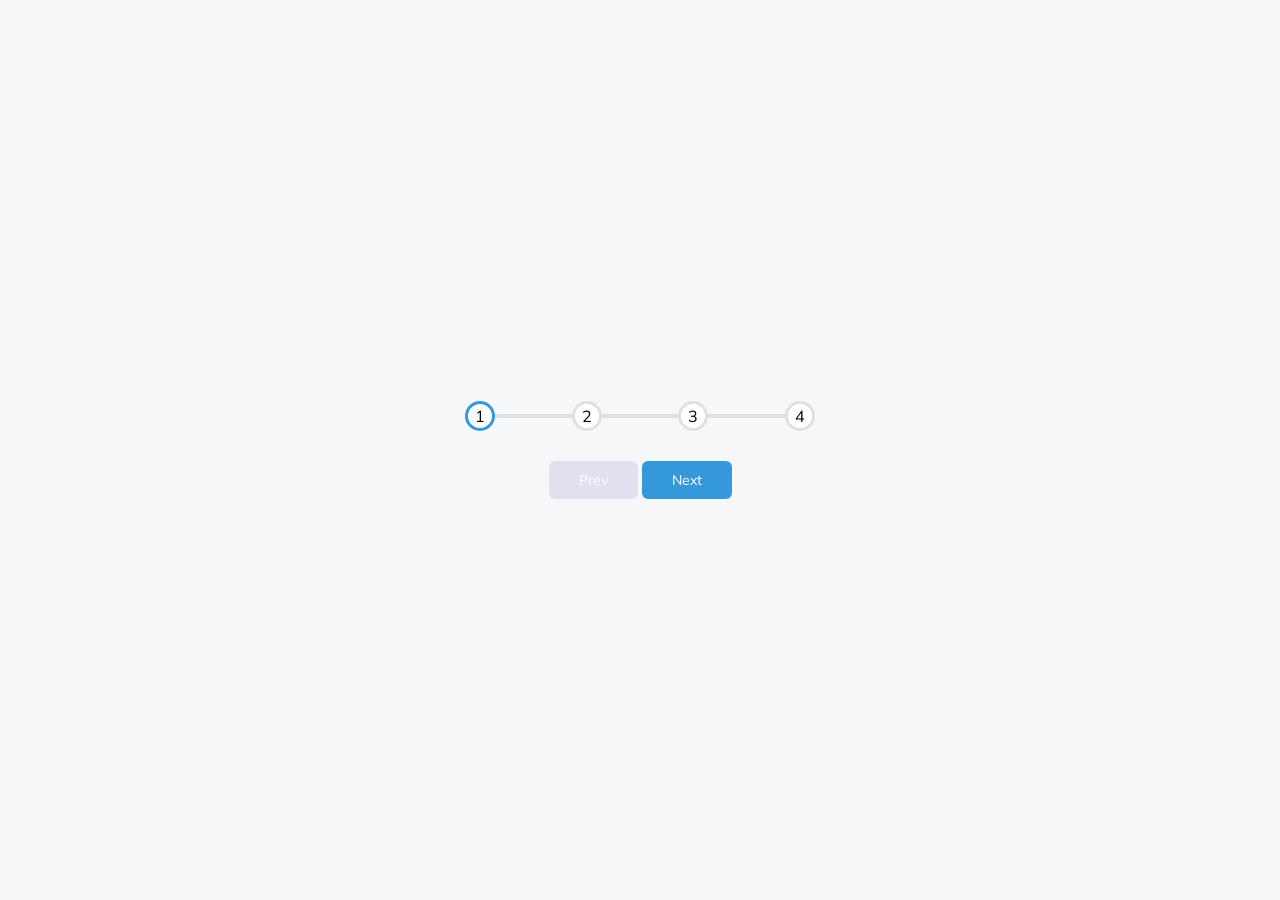
<file: ProgressSteps/index.html>
<!DOCTYPE html>
<html lang="en">
<head>
    <meta charset="UTF-8">
    <meta name="viewport" content="width=device-width, initial-scale=1.0">
    <link rel="stylesheet" href="style.css">
    <title>My Project Testing 2</title>
</head>
<body>
    
    <div class="container">
        <div class="progress-container">
            <div class="progress" id="progress"></div>
            <div class="circle active">1</div>
            <div class="circle">2</div>
            <div class="circle">3</div>
            <div class="circle">4</div>

        </div>

        <button class="btn" id="prev" disabled>Prev</button>
        <button class="btn" id="next">Next</button>

    </div>

    <script src="script.js"></script>
</body>
</html>
</file>
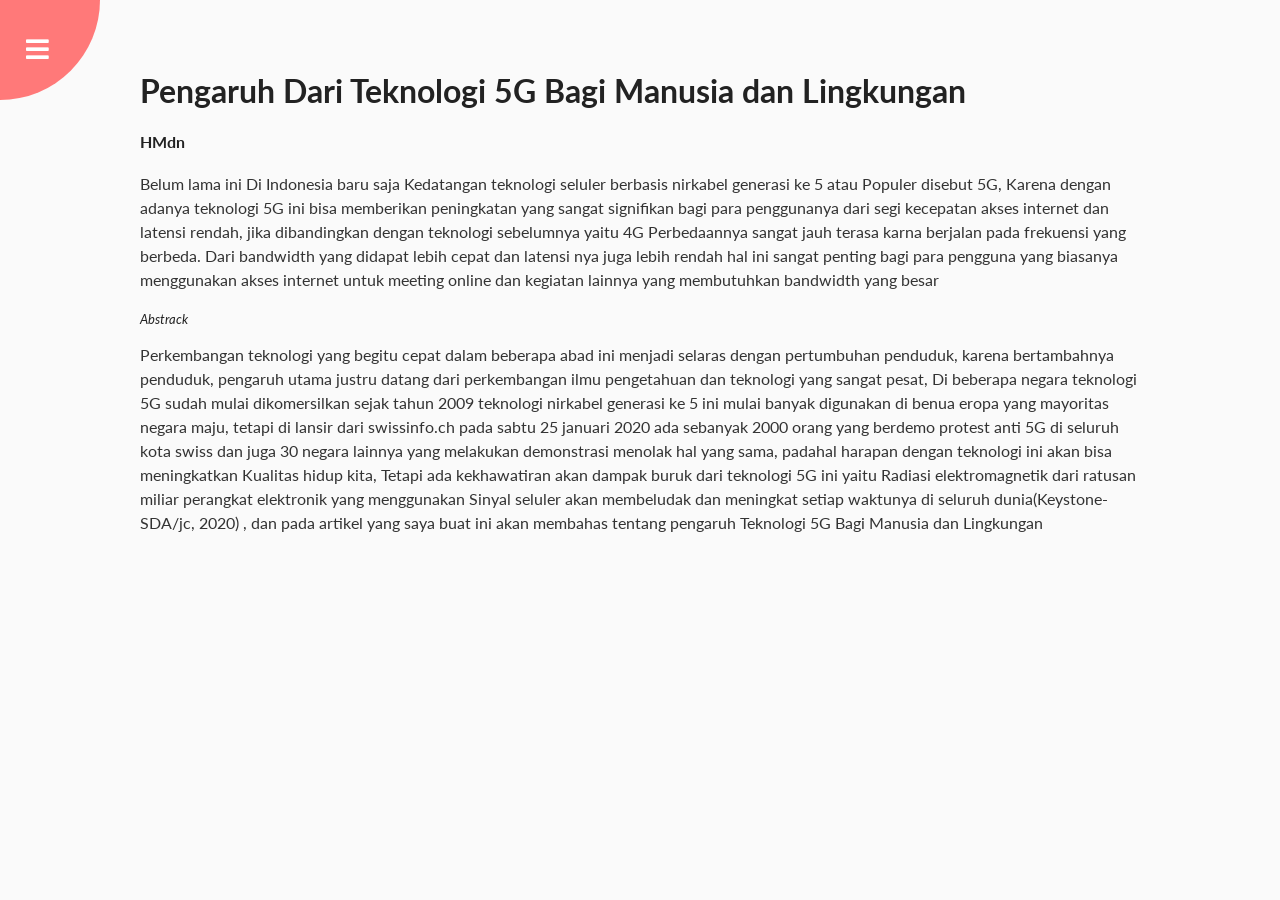
<file: RotatingNav/index.html>
<!DOCTYPE html>
<html lang="en">
<head>
    <meta charset="UTF-8">
    <meta name="viewport" content="width=device-width, initial-scale=1.0">
    <link rel="stylesheet" href="style.css">
    <link rel="stylesheet" href="https://cdnjs.cloudflare.com/ajax/libs/font-awesome/5.15.2/css/all.min.css" integrity="sha512-HK5fgLBL+xu6dm/Ii3z4xhlSUyZgTT9tuc/hSrtw6uzJOvgRr2a9jyxxT1ely+B+xFAmJKVSTbpM/CuL7qxO8w==" crossorigin="anonymous" />
    <title>Interface Rotating Navigation bar menu </title>
</head>
<body>

    <div class="container">
        <div class="circle-container">
            <div class="circle">
                <button id="close">
                    <i class="fas fa-times"></i>
                </button>
                <button id="open">
                    <i class="fas fa-bars"></i>
                </button>
            </div>
        </div>

        <div class="content">
            <h1>Pengaruh Dari Teknologi 5G Bagi Manusia dan Lingkungan</h1>
            <h4>HMdn</h4>

            <p>Belum lama ini Di Indonesia baru saja Kedatangan teknologi seluler berbasis nirkabel generasi ke 5 atau Populer disebut  5G, Karena dengan adanya teknologi 5G ini bisa memberikan peningkatan yang sangat signifikan bagi para penggunanya dari segi kecepatan akses internet dan latensi rendah, jika dibandingkan dengan teknologi sebelumnya yaitu 4G Perbedaannya sangat jauh terasa karna berjalan pada frekuensi yang berbeda. 
                Dari bandwidth yang didapat lebih cepat dan latensi nya juga lebih rendah hal ini sangat penting bagi para pengguna yang biasanya menggunakan akses internet untuk meeting online dan kegiatan lainnya yang membutuhkan bandwidth yang besar</p>
            
            <small>Abstrack</small>
            
            <p>Perkembangan teknologi  yang begitu cepat dalam beberapa abad ini menjadi selaras dengan pertumbuhan penduduk, karena bertambahnya penduduk, pengaruh utama justru datang dari perkembangan ilmu pengetahuan dan teknologi yang sangat pesat, Di beberapa negara teknologi 5G sudah mulai dikomersilkan sejak tahun 2009 teknologi nirkabel generasi ke 5 ini mulai banyak digunakan di benua eropa yang mayoritas negara maju, tetapi di lansir dari swissinfo.ch pada sabtu 25 januari 2020 ada sebanyak 2000 orang yang berdemo protest anti 5G di seluruh kota swiss dan juga 30 negara lainnya yang melakukan demonstrasi menolak hal yang sama, padahal harapan dengan teknologi ini akan bisa meningkatkan Kualitas hidup kita, Tetapi ada kekhawatiran akan dampak buruk dari teknologi 5G ini yaitu Radiasi elektromagnetik dari ratusan miliar perangkat elektronik yang menggunakan Sinyal seluler akan membeludak dan meningkat setiap waktunya di seluruh dunia(Keystone-SDA/jc, 2020) , dan pada artikel yang saya buat ini akan membahas tentang pengaruh Teknologi 5G Bagi Manusia dan Lingkungan 
            </p>
        </div>
    </div>

    <nav>
        <ul>
            <li><i class="fas fa-home"></i>Home</li>
            <li><i class="fas fa-user-alt"></i>About</li>
            <li><i class="fas fa-envelope"></i>Contact</li>

        </ul>
    </nav>
    <script src="script.js"></script>
</body>
</html>
</file>
<file: arc/assets/css/Articale-List-With-Image-Zoom.css>
.article-list {
  color: #313437;
  background-color: #fff;
}

.article-list p {
  color: #7d8285;
}

.article-list h2 {
  font-weight: bold;
  margin-bottom: 40px;
  padding-top: 40px;
  color: inherit;
}

@media (max-width:767px) {
  .article-list h2 {
    margin-bottom: 25px;
    padding-top: 25px;
    font-size: 24px;
  }
}

.article-list .intro {
  font-size: 16px;
  max-width: 500px;
  margin: 0 auto;
}

.article-list .intro p {
  margin-bottom: 0;
}

.article-list .articles {
  padding-bottom: 40px;
}

.article-list .item {
  padding-top: 50px;
  min-height: 425px;
  text-align: center;
}

.article-list .item .name {
  font-weight: bold;
  font-size: 16px;
  margin-top: 20px;
  color: inherit;
}

.article-list .item .description {
  font-size: 14px;
  margin-top: 15px;
  margin-bottom: 0;
}

.article-list .item .action {
  font-size: 24px;
  width: 24px;
  margin: 22px auto 0;
  line-height: 1;
  display: block;
  color: #4f86c3;
  opacity: 0.85;
  transition: opacity 0.2s;
  text-decoration: none;
}

.article-list .item .action:hover {
  opacity: 1;
}

* {
  margin: 0;
}

.frame {
  height: 200px;
  width: 200px;
  overflow: hidden;
  border: 1px solid rgb(255,0,0);
}

.zoomin img {
  height: 200px;
  width: 200px;
  -webkit-transition: all .2s ease;
  -moz-transition: all .2s ease;
  -ms-transition: all .2s ease;
  transition: all .2s ease;
}

.zoomin img:hover {
  /*width: 300px;*/
  /*height: 300px;*/
  transform: scale(1.5);
  -ms-transform: scale(1.5);
  -webkit-transition: scale(1.5);
}
</file>
<file: Day6-ScrollAnimation/style.css>
@import url('https://fonts.googleapis.com/css2?family=Roboto:wght@100;400;700&display=swap');

*{
    box-sizing: border-box;
}

body{
    background-color: tan;
    font-family: 'Roboto', sans-serif;
    margin: 0;
    display:flex;
    flex-direction: column;
    align-items: center;
    justify-content: center;
    min-height: 100vh;
    overflow-x:hidden;
}

.box{
    background-color: steelblue;
    margin:10px;
    height:200px;
    width:200px;
    border-radius: 10px;
    display: flex;
    align-items: center;
    justify-content: center;
    transform: translateX(600%);
    transition: transform 0.5s ease;
}

.box:nth-of-type(even){
     transform: translateX(-600%);
}

.box.show{
    transform: translateX(0);
}

.box h2{
    color:#FFF;
    font-size: 26px;
}
</file>
<file: Day7-SplitLanding/style.css>
@import url('https://fonts.googleapis.com/css2?family=Roboto:wght@100;400;700&display=swap');

:root{
    --left-bg-color: rgba(87,84,236,0.7);
    --right-bg-color: rgba(43,43,43,0.8);
    --left-hover-color: rgba(87,84,236,1);
    --right-hover-color: rgba(28,122,28, 1);
    --hover-width: 75%;
    --other-width: 25%;

}
*{
    box-sizing: border-box;
}

body{
    font-family: 'Roboto', sans-serif;
    margin: 0;
    height: 100vh;
    overflow:hidden;
}

h1{
    color:#fff;
    font-size: 3.5rem;
    position: absolute;
    top:20%;
    left:50%;
    transform: translateX(-50%);
    white-space: nowrap;
}

.btn{
    text-decoration: none;
    color:#FFF;
    text-transform: uppercase;
    border: 2px solid #fff;
    padding: 1.5rem;
    width: 15rem;
    position:absolute;
    left:50%;
    top:40%;
    transform: translateX(-50%);
    display: flex;
    align-items: center;
    justify-content: center;
}

.split.left .btn:hover{
    background-color: var(--left-hover-color);
    border-color:  var(--left-hover-color);
}

.split.right .btn:hover{
    background-color: var(--right-hover-color);
    border-color:  var(--right-hover-color);
}

.container{
    position:relative;
    background-color: #333;
    width:100%;
    height:100%;
}

.split{
    position:absolute;
    width:50%;
    height:100%;
    overflow: hidden;
}

.split.left{
    left:0;
    background: url('ps.jpg');
    background-repeat: no-repeat;
    background-size: cover;
}

.split.right{
    right:0;
    background: url('xbox.jpg');
    background-repeat: no-repeat;
    background-size: cover;
}

.split.left::before {
    content:'';
    position: absolute;
    width:100%;
    height:100%;
    background-color: var(--left-bg-color) ;
}


.split.right::before {
    content:'';
    position: absolute;
    width:100%;
    height:100%;
    background-color: var(--right-bg-color) ;
}

.split.left, .split.left::before, .split.right, .split.right::before{
    transition: all 1s ease-in-out;
} 

.hover-left .left{
    width: var(--hover-width)
}
.hover-left .right{
    width: var(--other-width)
}

.hover-right .left{
    width: var(--other-width)
}
.hover-right .right{
    width: var(--hover-width)
}


@media (max-width: 800px){
    h1{
        font-size: 2rem;
        top: 30%;
    }

    .btn{
        padding:1rem;
        width:10rem;
    }
}
</file>
<file: Day8-FormWave/style.css>
@import url('https://fonts.googleapis.com/css?family=Muli&display=swap');

*{
    box-sizing: border-box;
}

body{
    background-color:steelblue;
    color:#fff;
    font-family: 'Muli', sans-serif;
    margin: 0;
    display:flex;
    flex-direction: column;
    align-items: center;
    justify-content: center;
    min-height: 100vh;
    overflow:hidden;
}

.container{
    background-color: rgba(0,0,0,0.4);
    padding:30px;
    border-radius: 5px;
}

.container h1 {
    text-align: center;
}

.container a {
    text-decoration: none;
    color:steelblue;
}

.btn{
    width:100%;
    padding:10px;
    border-radius: 5px;
    border:0;
    margin: 20px 0;
    background-color: lightblue;
    font-family: inherit;
    font-size: 16px;
}

.btn:focus {
    outline:0;
    transform: scale(0.98);
}

.form-control {
    position: relative;
    margin: 20px 0 30px;
}

.form-control input{
    background-color: transparent;
    border:0;
    border-bottom: 2px solid #fff;
    width:100%;
    display:block;
    padding: 15px 0;
    color:#fff;
    font-size: 16px;
}

.form-control input:focus, .form-control input:valid{
    outline:0;
    border-bottom-color:lightblue;
} 

.form-control label{
    position: absolute;
    top:15px;
    left:0;
}

.form-control label span{
   display:inline-block;
   transition: transform 0.3s ease-in;
}

.form-control input:focus + label span, .form-control input:valid + label span{

    transform: translateY(-30px);
}
</file>
<file: Day9-SoundBoard/style.css>
@import url('https://fonts.googleapis.com/css2?family=Poppins:wght@200;400&display=swap');

*{
    box-sizing: border-box;
}

body{
    background-color: rgb(161,100,223);
    font-family: 'Poppins', sans-serif;
    margin: 0;
    display:flex;
    flex-wrap: wrap;
    align-items: center;
    justify-content: center;
    min-height: 100vh;
    overflow:hidden;
    text-align: center;
}

.btn{
    background-color: rebeccapurple;
    border:none;
    border-radius: 5px;
    color:#fff;
    margin: 1rem;
    padding: 1.5rem 3rem;
    font-family: inherit;
    font-size: 16px;
    cursor:pointer;
}

.btn:focus{
    outline:0;
}

.btn:hover{
    opacity:0.9;
}
</file>
<file: foot+gr/assets/css/Features-Small-Icons-Color-icons.css>
.bs-icon {
  --bs-icon-size: .75rem;
  display: flex;
  flex-shrink: 0;
  justify-content: center;
  align-items: center;
  font-size: var(--bs-icon-size);
  width: calc(var(--bs-icon-size) * 2);
  height: calc(var(--bs-icon-size) * 2);
  color: var(--bs-primary);
}

.bs-icon-xs {
  --bs-icon-size: 1rem;
  width: calc(var(--bs-icon-size) * 1.5);
  height: calc(var(--bs-icon-size) * 1.5);
}

.bs-icon-sm {
  --bs-icon-size: 1rem;
}

.bs-icon-md {
  --bs-icon-size: 1.5rem;
}

.bs-icon-lg {
  --bs-icon-size: 2rem;
}

.bs-icon-xl {
  --bs-icon-size: 2.5rem;
}

.bs-icon.bs-icon-primary {
  color: var(--bs-white);
  background: var(--bs-primary);
}

.bs-icon.bs-icon-primary-light {
  color: var(--bs-primary);
  background: rgba(var(--bs-primary-rgb), .2);
}

.bs-icon.bs-icon-semi-white {
  color: var(--bs-primary);
  background: rgba(255, 255, 255, .5);
}

.bs-icon.bs-icon-rounded {
  border-radius: .5rem;
}

.bs-icon.bs-icon-circle {
  border-radius: 50%;
}
</file>
<file: head+arc(2)/assets/css/Navbar-Centered-Brand-Dark-icons.css>
.bs-icon {
  --bs-icon-size: .75rem;
  display: flex;
  flex-shrink: 0;
  justify-content: center;
  align-items: center;
  font-size: var(--bs-icon-size);
  width: calc(var(--bs-icon-size) * 2);
  height: calc(var(--bs-icon-size) * 2);
  color: var(--bs-primary);
}

.bs-icon-xs {
  --bs-icon-size: 1rem;
  width: calc(var(--bs-icon-size) * 1.5);
  height: calc(var(--bs-icon-size) * 1.5);
}

.bs-icon-sm {
  --bs-icon-size: 1rem;
}

.bs-icon-md {
  --bs-icon-size: 1.5rem;
}

.bs-icon-lg {
  --bs-icon-size: 2rem;
}

.bs-icon-xl {
  --bs-icon-size: 2.5rem;
}

.bs-icon.bs-icon-primary {
  color: var(--bs-white);
  background: var(--bs-primary);
}

.bs-icon.bs-icon-primary-light {
  color: var(--bs-primary);
  background: rgba(var(--bs-primary-rgb), .2);
}

.bs-icon.bs-icon-semi-white {
  color: var(--bs-primary);
  background: rgba(255, 255, 255, .5);
}

.bs-icon.bs-icon-rounded {
  border-radius: .5rem;
}

.bs-icon.bs-icon-circle {
  border-radius: 50%;
}
</file>
<file: head+arc(2)/assets/css/News-article-for-homepage-by-Ikbendiederiknl.css>
* {
  font-family: 'Raleway', sans-serif;
}

.news-block {
  background-color: #;
  padding: 70px 0px;
}

.newsblock-title {
  padding-bottom: 2px;
  color: #ff534c;
  font-family: 'Raleway Dots', cursive;
  font-size: 32px;
  font-weight: bold;
  border-bottom: 1.25px dotted #ff534c;
}

.newsblock-title-under {
  padding-top: 18px;
  padding-bottom: 2px;
  color: #fa005e;
  font-family: 'Raleway Dots', cursive;
  font-size: 28px;
  font-weight: bold;
}

.newsblock-link {
  padding-top: 1px;
  font-size: 16px;
  color: #212519;
  margin-bottom: 0px;
}

a:link {
  text-decoration: none;
  color: inherit;
}

a:visited {
  color: inherit;
  text-decoration: none;
}

.col-3.news-bg {
  margin-left: 15px;
  margin-right: -15px;
  padding-left: 0px;
  background-color: #f1f2f5;
}

.col-9.news-bg {
  background-color: #f1f2f5;
}
</file>
<file: nav+arc+head+content/assets/css/Login-Form-Basic-icons.css>
.bs-icon {
  --bs-icon-size: .75rem;
  display: flex;
  flex-shrink: 0;
  justify-content: center;
  align-items: center;
  font-size: var(--bs-icon-size);
  width: calc(var(--bs-icon-size) * 2);
  height: calc(var(--bs-icon-size) * 2);
  color: var(--bs-primary);
}

.bs-icon-xs {
  --bs-icon-size: 1rem;
  width: calc(var(--bs-icon-size) * 1.5);
  height: calc(var(--bs-icon-size) * 1.5);
}

.bs-icon-sm {
  --bs-icon-size: 1rem;
}

.bs-icon-md {
  --bs-icon-size: 1.5rem;
}

.bs-icon-lg {
  --bs-icon-size: 2rem;
}

.bs-icon-xl {
  --bs-icon-size: 2.5rem;
}

.bs-icon.bs-icon-primary {
  color: var(--bs-white);
  background: var(--bs-primary);
}

.bs-icon.bs-icon-primary-light {
  color: var(--bs-primary);
  background: rgba(var(--bs-primary-rgb), .2);
}

.bs-icon.bs-icon-semi-white {
  color: var(--bs-primary);
  background: rgba(255, 255, 255, .5);
}

.bs-icon.bs-icon-rounded {
  border-radius: .5rem;
}

.bs-icon.bs-icon-circle {
  border-radius: 50%;
}
</file>
<file: ProgressSteps/style.css>
@import url('https://fonts.googleapis.com/css?family=Muli&display=swap');

*{
    box-sizing: border-box;
}

body{
    background-color: #f6f7f9;
    font-family: 'Muli', sans-serif;
    margin: 0;
    display:flex;
    flex-direction: column;
    align-items: center;
    justify-content: center;
    min-height: 100vh;
    overflow:hidden;
}

.container{
    text-align:center;
}

.progress-container{
    display:flex;
    max-width:100%;
    width:350px;
    justify-content: space-between;
    margin-bottom: 30px;
    position:relative;
}

.progress-container::before{
    content:'';
    background-color: #e0e0e0;
    position: absolute;
    top:50%;
    left:0;
    transform: translateY(-50%);
    height:4px;
    width:100%;
    z-index: -1;

}

.progress{
    background-color: #3498db;
    position: absolute;
    top:50%;
    left:0;
    transform: translateY(-50%);
    height:4px;
    width:0%;
    z-index: -1;
    transition: 0.4s ease;
}

.circle{
    background-color: white;
    height:30px;
    width:30px;
    border-radius: 50%;
    display:flex;
    justify-content: center;
    align-items:center;
    border:3px solid #e0e0e0;
    transition: 0.4s ease;
}

.circle.active{
    border-color:#3498db;
}

.btn{
    font-family:inherit;
    font-size:14px;
    padding: 10px 30px;
    background-color: #3498db;
    color:#fff;
    border:0;
    border-radius: 6px;
    cursor: pointer;
}

.btn:active{
    transform: scale(0.98);
}

.btn:disabled{
    background-color: #e0e0ee;
    cursor:move;
}

.btn:focus{
    outline:0;
}
</file>
<file: RotatingNav/style.css>
@import url('https://fonts.googleapis.com/css?family=Lato&display=swap');

*{
    box-sizing: border-box;
}

body{
    background-color: #333;
    color:#222;
    font-family: 'Lato', sans-serif;
    margin: 0;
    overflow-x:hidden;
}

.container{
    background-color:#fafafa;
    min-height:100vh;
    width:100vw;
    padding:50px;
    transform-origin: top left;
    transition:transform 0.5s linear;
}

.container.show-nav{
    transform: rotate(-20deg);
}

.circle-container{
    position:fixed;
    top:-100px;
    left: -100px;
}

.circle{
    background-color: #ff7979;
    height:200px;
    width: 200px;
    border-radius: 50%;
    position: relative;
    transition: transform 0.5s linear;
}

.circle button{
    position:absolute;
    top:50%;
    left:50%;
    height: 100px;
    background: transparent;
    border:0;
    font-size: 26px;
    color:#fff;
    cursor: pointer;
}

.circle button:focus{
    outline:0;
}

.circle button#open{
    left:60%;
}

.circle button#close{
    top:60%;
    transform:rotate(90deg);
    transform-origin: top left;
}

.container.show-nav .circle{
    transform: rotate(-70deg)
}

nav{
    position: fixed;
    bottom:40px;
    left: 0px;
}

nav ul{
    list-style-type: none;
    padding-left: 30px;
}

nav ul li{
    text-transform: uppercase;
    color:#fff;
    margin: 40px 0;
    transform: translateX(-100%);
    transition: transform 0.4s ease;

}

nav ul li i{
    font-size: 20px;
    margin-right: 10px;
}

nav ul li + li{
    margin-left: 15px;
     transform: translateX(-150%);
}

nav ul li + li + li{
    margin-left: 30px;
     transform: translateX(-200%);
}

.container.show-nav + nav li{
    transform: translateX(0);
    transition-delay: 0.4s;
}

.content {
    max-width: 1000px;
    margin: 0 auto;
}

.content small {
    font-style: italic;
    color:#222
}

.content h1{
    margin-bottom: 0;
}

.content p{
    font-size: 16px;
    color: #333;
    line-height: 1.5;
}
</file>
<file: head+arc(2)/assets/fonts/line-awesome.min.css>
/*!
 *  Line Awesome 1.1.0 by @icons_8 - https://icons8.com/line-awesome
 *  License - https://icons8.com/good-boy-license/ (Font: SIL OFL 1.1, CSS: MIT License)
 *
 * Made with love by Icons8 [ https://icons8.com/ ] using FontCustom [ https://github.com/FontCustom/fontcustom ]
 *
 * Contacts:
 *    [ https://icons8.com/contact ]
 *
 * Follow Icon8 on
 *    Twitter [ https://twitter.com/icons_8 ]
 *    Facebook [ https://www.facebook.com/Icons8 ]
 *    Google+ [ https://plus.google.com/+Icons8 ]
 *    GitHub [ https://github.com/icons8 ]
 */.la,.la-stack{display:inline-block}.la-fw,.la-li{text-align:center}@font-face{font-family:LineAwesome;src:url(../fonts/line-awesome.eot?v=1.1.);src:url(../fonts/line-awesome.eot??v=1.1.#iefix) format("embedded-opentype"),url(../fonts/line-awesome.woff2?v=1.1.) format("woff2"),url(../fonts/line-awesome.woff?v=1.1.) format("woff"),url(../fonts/line-awesome.ttf?v=1.1.) format("truetype"),url(../fonts/line-awesome.svg?v=1.1.#fa) format("svg");font-weight:400;font-style:normal}@media screen and (-webkit-min-device-pixel-ratio:0){@font-face{font-family:LineAwesome;src:url(../fonts/line-awesome.svg?v=1.1.#fa) format("svg")}}.la{font:normal normal normal 16px/1 LineAwesome;font-size:inherit;text-decoration:inherit;text-rendering:optimizeLegibility;text-transform:none;-moz-osx-font-smoothing:grayscale;-webkit-font-smoothing:antialiased;font-smoothing:antialiased}.la-lg{font-size:1.33333333em;line-height:.75em;vertical-align:-15%}.la-2x{font-size:2em}.la-3x{font-size:3em}.la-4x{font-size:4em}.la-5x{font-size:5em}.la-fw{width:1.28571429em}.la-ul{padding-left:0;margin-left:2.14285714em;list-style-type:none}.la-ul>li{position:relative}.la-li{position:absolute;left:-2.14285714em;width:2.14285714em;top:.14285714em}.la-li.la-lg{left:-1.85714286em}.la-border{padding:.2em .25em .15em;border:.08em solid #eee;border-radius:.1em}.pull-right{float:right}.pull-left{float:left}.li.pull-left{margin-right:.3em}.li.pull-right{margin-left:.3em}.la-spin{-webkit-animation:fa-spin 2s infinite linear;animation:fa-spin 2s infinite linear}@-webkit-keyframes fa-spin{0%{-webkit-transform:rotate(0);transform:rotate(0)}100%{-webkit-transform:rotate(359deg);transform:rotate(359deg)}}@keyframes fa-spin{0%{-webkit-transform:rotate(0);transform:rotate(0)}100%{-webkit-transform:rotate(359deg);transform:rotate(359deg)}}.la-rotate-90{filter:progid:DXImageTransform.Microsoft.BasicImage(rotation=1);-webkit-transform:rotate(90deg);-ms-transform:rotate(90deg);transform:rotate(90deg)}.la-rotate-180{filter:progid:DXImageTransform.Microsoft.BasicImage(rotation=2);-webkit-transform:rotate(180deg);-ms-transform:rotate(180deg);transform:rotate(180deg)}.la-rotate-270{filter:progid:DXImageTransform.Microsoft.BasicImage(rotation=3);-webkit-transform:rotate(270deg);-ms-transform:rotate(270deg);transform:rotate(270deg)}.la-flip-horizontal{filter:progid:DXImageTransform.Microsoft.BasicImage(rotation=0, mirror=1);-webkit-transform:scale(-1,1);-ms-transform:scale(-1,1);transform:scale(-1,1)}.la-flip-vertical{filter:progid:DXImageTransform.Microsoft.BasicImage(rotation=2, mirror=1);-webkit-transform:scale(1,-1);-ms-transform:scale(1,-1);transform:scale(1,-1)}:root .la-flip-horizontal,:root .la-flip-vertical,:root .la-rotate-180,:root .la-rotate-270,:root .la-rotate-90{filter:none}.la-stack{position:relative;width:2em;height:2em;line-height:2em;vertical-align:middle}.la-stack-1x,.la-stack-2x{position:absolute;left:0;width:100%;text-align:center}.la-stack-1x{line-height:inherit}.la-stack-2x{font-size:2em}.la-inverse{color:#fff}.la-500px:before{content:"\f100"}.la-adjust:before{content:"\f101"}.la-adn:before{content:"\f102"}.la-align-center:before{content:"\f103"}.la-align-justify:before{content:"\f104"}.la-align-left:before{content:"\f105"}.la-align-right:before{content:"\f106"}.la-amazon:before{content:"\f107"}.la-ambulance:before{content:"\f108"}.la-anchor:before{content:"\f109"}.la-android:before{content:"\f10a"}.la-angellist:before{content:"\f10b"}.la-angle-double-down:before{content:"\f10c"}.la-angle-double-left:before{content:"\f10d"}.la-angle-double-right:before{content:"\f10e"}.la-angle-double-up:before{content:"\f10f"}.la-angle-down:before{content:"\f110"}.la-angle-left:before{content:"\f111"}.la-angle-right:before{content:"\f112"}.la-angle-up:before{content:"\f113"}.la-apple:before{content:"\f114"}.la-archive:before{content:"\f115"}.la-area-chart:before{content:"\f116"}.la-arrow-circle-down:before{content:"\f117"}.la-arrow-circle-left:before{content:"\f118"}.la-arrow-circle-o-down:before{content:"\f119"}.la-arrow-circle-o-left:before{content:"\f11a"}.la-arrow-circle-o-right:before{content:"\f11b"}.la-arrow-circle-o-up:before{content:"\f11c"}.la-arrow-circle-right:before{content:"\f11d"}.la-arrow-circle-up:before{content:"\f11e"}.la-arrow-down:before{content:"\f11f"}.la-arrow-left:before{content:"\f120"}.la-arrow-right:before{content:"\f121"}.la-arrow-up:before{content:"\f122"}.la-arrows:before{content:"\f123"}.la-arrows-alt:before{content:"\f124"}.la-arrows-h:before{content:"\f125"}.la-arrows-v:before{content:"\f126"}.la-asterisk:before{content:"\f127"}.la-at:before{content:"\f128"}.la-automobile:before{content:"\f129"}.la-backward:before{content:"\f12a"}.la-balance-scale:before{content:"\f12b"}.la-ban:before{content:"\f12c"}.la-bank:before{content:"\f12d"}.la-bar-chart:before{content:"\f12e"}.la-bar-chart-o:before{content:"\f12f"}.la-barcode:before{content:"\f130"}.la-bars:before{content:"\f131"}.la-battery-0:before{content:"\f132"}.la-battery-1:before{content:"\f133"}.la-battery-2:before{content:"\f134"}.la-battery-3:before{content:"\f135"}.la-battery-4:before{content:"\f136"}.la-battery-empty:before{content:"\f137"}.la-battery-full:before{content:"\f138"}.la-battery-half:before{content:"\f139"}.la-battery-quarter:before{content:"\f13a"}.la-battery-three-quarters:before{content:"\f13b"}.la-bed:before{content:"\f13c"}.la-beer:before{content:"\f13d"}.la-behance:before{content:"\f13e"}.la-behance-square:before{content:"\f13f"}.la-bell:before{content:"\f140"}.la-bell-o:before{content:"\f141"}.la-bell-slash:before{content:"\f142"}.la-bell-slash-o:before{content:"\f143"}.la-bicycle:before{content:"\f144"}.la-binoculars:before{content:"\f145"}.la-birthday-cake:before{content:"\f146"}.la-bitbucket:before{content:"\f147"}.la-bitbucket-square:before{content:"\f148"}.la-bitcoin:before{content:"\f149"}.la-black-tie:before{content:"\f14a"}.la-bold:before{content:"\f14b"}.la-bolt:before{content:"\f14c"}.la-bomb:before{content:"\f14d"}.la-book:before{content:"\f14e"}.la-bookmark:before{content:"\f14f"}.la-bookmark-o:before{content:"\f150"}.la-briefcase:before{content:"\f151"}.la-btc:before{content:"\f152"}.la-bug:before{content:"\f153"}.la-building:before{content:"\f154"}.la-building-o:before{content:"\f155"}.la-bullhorn:before{content:"\f156"}.la-bullseye:before{content:"\f157"}.la-bus:before{content:"\f158"}.la-buysellads:before{content:"\f159"}.la-cab:before{content:"\f15a"}.la-calculator:before{content:"\f15b"}.la-calendar:before{content:"\f15c"}.la-calendar-check-o:before{content:"\f15d"}.la-calendar-minus-o:before{content:"\f15e"}.la-calendar-o:before{content:"\f15f"}.la-calendar-plus-o:before{content:"\f160"}.la-calendar-times-o:before{content:"\f161"}.la-camera:before{content:"\f162"}.la-camera-retro:before{content:"\f163"}.la-car:before{content:"\f164"}.la-caret-down:before{content:"\f165"}.la-caret-left:before{content:"\f166"}.la-caret-right:before{content:"\f167"}.la-caret-square-o-down:before,.la-toggle-down:before{content:"\f168"}.la-caret-square-o-left:before,.la-toggle-left:before{content:"\f169"}.la-caret-square-o-right:before,.la-toggle-right:before{content:"\f16a"}.la-caret-square-o-up:before,.la-toggle-up:before{content:"\f16b"}.la-caret-up:before{content:"\f16c"}.la-cart-arrow-down:before{content:"\f16d"}.la-cart-plus:before{content:"\f16e"}.la-cc:before{content:"\f16f"}.la-cc-amex:before{content:"\f170"}.la-cc-diners-club:before{content:"\f171"}.la-cc-discover:before{content:"\f172"}.la-cc-jcb:before{content:"\f173"}.la-cc-mastercard:before{content:"\f174"}.la-cc-paypal:before{content:"\f175"}.la-cc-stripe:before{content:"\f176"}.la-cc-visa:before{content:"\f177"}.la-certificate:before{content:"\f178"}.la-chain:before{content:"\f179"}.la-chain-broken:before{content:"\f17a"}.la-check:before{content:"\f17b"}.la-check-circle:before{content:"\f17c"}.la-check-circle-o:before{content:"\f17d"}.la-check-square:before{content:"\f17e"}.la-check-square-o:before{content:"\f17f"}.la-chevron-circle-down:before{content:"\f180"}.la-chevron-circle-left:before{content:"\f181"}.la-chevron-circle-right:before{content:"\f182"}.la-chevron-circle-up:before{content:"\f183"}.la-chevron-down:before{content:"\f184"}.la-chevron-left:before{content:"\f185"}.la-chevron-right:before{content:"\f186"}.la-chevron-up:before{content:"\f187"}.la-child:before{content:"\f188"}.la-chrome:before{content:"\f189"}.la-circle:before{content:"\f18a"}.la-circle-o:before{content:"\f18b"}.la-circle-o-notch:before{content:"\f18c"}.la-circle-thin:before{content:"\f18d"}.la-clipboard:before{content:"\f18e"}.la-clock-o:before{content:"\f18f"}.la-clone:before{content:"\f190"}.la-close:before{content:"\f191"}.la-cloud:before{content:"\f192"}.la-cloud-download:before{content:"\f193"}.la-cloud-upload:before{content:"\f194"}.la-cny:before{content:"\f195"}.la-code:before{content:"\f196"}.la-code-fork:before{content:"\f197"}.la-codepen:before{content:"\f198"}.la-coffee:before{content:"\f199"}.la-cog:before{content:"\f19a"}.la-cogs:before{content:"\f19b"}.la-columns:before{content:"\f19c"}.la-comment:before{content:"\f19d"}.la-comment-o:before{content:"\f19e"}.la-commenting:before{content:"\f19f"}.la-commenting-o:before{content:"\f1a0"}.la-comments:before{content:"\f1a1"}.la-comments-o:before{content:"\f1a2"}.la-compass:before{content:"\f1a3"}.la-compress:before{content:"\f1a4"}.la-connectdevelop:before{content:"\f1a5"}.la-contao:before{content:"\f1a6"}.la-copy:before{content:"\f1a7"}.la-copyright:before{content:"\f1a8"}.la-creative-commons:before{content:"\f1a9"}.la-credit-card:before{content:"\f1aa"}.la-crop:before{content:"\f1ab"}.la-crosshairs:before{content:"\f1ac"}.la-css3:before{content:"\f1ad"}.la-cube:before{content:"\f1ae"}.la-cubes:before{content:"\f1af"}.la-cut:before{content:"\f1b0"}.la-cutlery:before{content:"\f1b1"}.la-dashboard:before{content:"\f1b2"}.la-dashcube:before{content:"\f1b3"}.la-database:before{content:"\f1b4"}.la-dedent:before{content:"\f1b5"}.la-delicious:before{content:"\f1b6"}.la-desktop:before{content:"\f1b7"}.la-deviantart:before{content:"\f1b8"}.la-diamond:before{content:"\f1b9"}.la-digg:before{content:"\f1ba"}.la-dollar:before{content:"\f1bb"}.la-dot-circle-o:before{content:"\f1bc"}.la-download:before{content:"\f1bd"}.la-dribbble:before{content:"\f1be"}.la-dropbox:before{content:"\f1bf"}.la-drupal:before{content:"\f1c0"}.la-edit:before{content:"\f1c1"}.la-eject:before{content:"\f1c2"}.la-ellipsis-h:before{content:"\f1c3"}.la-ellipsis-v:before{content:"\f1c4"}.la-empire:before,.la-ge:before{content:"\f1c5"}.la-envelope:before{content:"\f1c6"}.la-envelope-o:before{content:"\f1c7"}.la-envelope-square:before{content:"\f1c8"}.la-eraser:before{content:"\f1c9"}.la-eur:before{content:"\f1ca"}.la-euro:before{content:"\f1cb"}.la-exchange:before{content:"\f1cc"}.la-exclamation:before{content:"\f1cd"}.la-exclamation-circle:before{content:"\f1ce"}.la-exclamation-triangle:before{content:"\f1cf"}.la-expand:before{content:"\f1d0"}.la-expeditedssl:before{content:"\f1d1"}.la-external-link:before{content:"\f1d2"}.la-external-link-square:before{content:"\f1d3"}.la-eye:before{content:"\f1d4"}.la-eye-slash:before{content:"\f1d5"}.la-eyedropper:before{content:"\f1d6"}.la-facebook-f:before,.la-facebook:before{content:"\f1d7"}.la-facebook-official:before{content:"\f1d8"}.la-facebook-square:before{content:"\f1d9"}.la-fast-backward:before{content:"\f1da"}.la-fast-forward:before{content:"\f1db"}.la-fax:before{content:"\f1dc"}.la-female:before{content:"\f1dd"}.la-fighter-jet:before{content:"\f1de"}.la-file:before{content:"\f1df"}.la-file-archive-o:before{content:"\f1e0"}.la-file-audio-o:before{content:"\f1e1"}.la-file-code-o:before{content:"\f1e2"}.la-file-excel-o:before{content:"\f1e3"}.la-file-image-o:before{content:"\f1e4"}.la-file-movie-o:before{content:"\f1e5"}.la-file-o:before{content:"\f1e6"}.la-file-pdf-o:before{content:"\f1e7"}.la-file-photo-o:before{content:"\f1e8"}.la-file-picture-o:before{content:"\f1e9"}.la-file-powerpoint-o:before{content:"\f1ea"}.la-file-sound-o:before{content:"\f1eb"}.la-file-text:before{content:"\f1ec"}.la-file-text-o:before{content:"\f1ed"}.la-file-video-o:before{content:"\f1ee"}.la-file-word-o:before{content:"\f1ef"}.la-file-zip-o:before{content:"\f1f0"}.la-files-o:before{content:"\f1f1"}.la-film:before{content:"\f1f2"}.la-filter:before{content:"\f1f3"}.la-fire:before{content:"\f1f4"}.la-fire-extinguisher:before{content:"\f1f5"}.la-firefox:before{content:"\f1f6"}.la-flag:before{content:"\f1f7"}.la-flag-checkered:before{content:"\f1f8"}.la-flag-o:before{content:"\f1f9"}.la-flash:before{content:"\f1fa"}.la-flask:before{content:"\f1fb"}.la-flickr:before{content:"\f1fc"}.la-floppy-o:before{content:"\f1fd"}.la-folder:before{content:"\f1fe"}.la-folder-o:before{content:"\f1ff"}.la-folder-open:before{content:"\f200"}.la-folder-open-o:before{content:"\f201"}.la-font:before{content:"\f202"}.la-fonticons:before{content:"\f203"}.la-forumbee:before{content:"\f204"}.la-forward:before{content:"\f205"}.la-foursquare:before{content:"\f206"}.la-frown-o:before{content:"\f207"}.la-futbol-o:before,.la-soccer-ball-o:before{content:"\f208"}.la-gamepad:before{content:"\f209"}.la-gavel:before{content:"\f20a"}.la-gbp:before{content:"\f20b"}.la-gear:before{content:"\f20c"}.la-gears:before{content:"\f20d"}.la-genderless:before{content:"\f20e"}.la-get-pocket:before{content:"\f20f"}.la-gg:before{content:"\f210"}.la-gg-circle:before{content:"\f211"}.la-gift:before{content:"\f212"}.la-git:before{content:"\f213"}.la-git-square:before{content:"\f214"}.la-github:before{content:"\f215"}.la-github-alt:before{content:"\f216"}.la-github-square:before{content:"\f217"}.la-glass:before{content:"\f218"}.la-globe:before{content:"\f219"}.la-google:before{content:"\f21a"}.la-google-plus:before{content:"\f21b"}.la-google-plus-square:before{content:"\f21c"}.la-google-wallet:before{content:"\f21d"}.la-graduation-cap:before{content:"\f21e"}.la-gittip:before,.la-gratipay:before{content:"\f21f"}.la-group:before{content:"\f220"}.la-h-square:before{content:"\f221"}.la-hacker-news:before{content:"\f222"}.la-hand-grab-o:before{content:"\f223"}.la-hand-lizard-o:before{content:"\f224"}.la-hand-o-down:before{content:"\f225"}.la-hand-o-left:before{content:"\f226"}.la-hand-o-right:before{content:"\f227"}.la-hand-o-up:before{content:"\f228"}.la-hand-paper-o:before{content:"\f229"}.la-hand-peace-o:before{content:"\f22a"}.la-hand-pointer-o:before{content:"\f22b"}.la-hand-rock-o:before{content:"\f22c"}.la-hand-scissors-o:before{content:"\f22d"}.la-hand-spock-o:before{content:"\f22e"}.la-hand-stop-o:before{content:"\f22f"}.la-hdd-o:before{content:"\f230"}.la-header:before{content:"\f231"}.la-headphones:before{content:"\f232"}.la-heart:before{content:"\f233"}.la-heart-o:before{content:"\f234"}.la-heartbeat:before{content:"\f235"}.la-history:before{content:"\f236"}.la-home:before{content:"\f237"}.la-hospital-o:before{content:"\f238"}.la-hotel:before{content:"\f239"}.la-hourglass:before{content:"\f23a"}.la-hourglass-1:before{content:"\f23b"}.la-hourglass-2:before{content:"\f23c"}.la-hourglass-3:before{content:"\f23d"}.la-hourglass-end:before{content:"\f23e"}.la-hourglass-half:before{content:"\f23f"}.la-hourglass-o:before{content:"\f240"}.la-hourglass-start:before{content:"\f241"}.la-houzz:before{content:"\f242"}.la-html5:before{content:"\f243"}.la-i-cursor:before{content:"\f244"}.la-ils:before{content:"\f245"}.la-image:before{content:"\f246"}.la-inbox:before{content:"\f247"}.la-indent:before{content:"\f248"}.la-industry:before{content:"\f249"}.la-info:before{content:"\f24a"}.la-info-circle:before{content:"\f24b"}.la-inr:before{content:"\f24c"}.la-instagram:before{content:"\f24d"}.la-institution:before{content:"\f24e"}.la-internet-explorer:before{content:"\f24f"}.la-ioxhost:before{content:"\f250"}.la-italic:before{content:"\f251"}.la-joomla:before{content:"\f252"}.la-jpy:before{content:"\f253"}.la-jsfiddle:before{content:"\f254"}.la-key:before{content:"\f255"}.la-keyboard-o:before{content:"\f256"}.la-krw:before{content:"\f257"}.la-language:before{content:"\f258"}.la-laptop:before{content:"\f259"}.la-lastfm:before{content:"\f25a"}.la-lastfm-square:before{content:"\f25b"}.la-leaf:before{content:"\f25c"}.la-leanpub:before{content:"\f25d"}.la-legal:before{content:"\f25e"}.la-lemon-o:before{content:"\f25f"}.la-level-down:before{content:"\f260"}.la-level-up:before{content:"\f261"}.la-life-bouy:before{content:"\f262"}.la-life-buoy:before{content:"\f263"}.la-life-ring:before,.la-support:before{content:"\f264"}.la-life-saver:before{content:"\f265"}.la-lightbulb-o:before{content:"\f266"}.la-line-chart:before{content:"\f267"}.la-link:before{content:"\f268"}.la-linkedin:before{content:"\f269"}.la-linkedin-square:before{content:"\f26a"}.la-linux:before{content:"\f26b"}.la-list:before{content:"\f26c"}.la-list-alt:before{content:"\f26d"}.la-list-ol:before{content:"\f26e"}.la-list-ul:before{content:"\f26f"}.la-location-arrow:before{content:"\f270"}.la-lock:before{content:"\f271"}.la-long-arrow-down:before{content:"\f272"}.la-long-arrow-left:before{content:"\f273"}.la-long-arrow-right:before{content:"\f274"}.la-long-arrow-up:before{content:"\f275"}.la-magic:before{content:"\f276"}.la-magnet:before{content:"\f277"}.la-mail-forward:before{content:"\f278"}.la-mail-reply:before{content:"\f279"}.la-mail-reply-all:before{content:"\f27a"}.la-male:before{content:"\f27b"}.la-map:before{content:"\f27c"}.la-map-marker:before{content:"\f27d"}.la-map-o:before{content:"\f27e"}.la-map-pin:before{content:"\f27f"}.la-map-signs:before{content:"\f280"}.la-mars:before{content:"\f281"}.la-mars-double:before{content:"\f282"}.la-mars-stroke:before{content:"\f283"}.la-mars-stroke-h:before{content:"\f284"}.la-mars-stroke-v:before{content:"\f285"}.la-maxcdn:before{content:"\f286"}.la-meanpath:before{content:"\f287"}.la-medium:before{content:"\f288"}.la-medkit:before{content:"\f289"}.la-meh-o:before{content:"\f28a"}.la-mercury:before{content:"\f28b"}.la-microphone:before{content:"\f28c"}.la-microphone-slash:before{content:"\f28d"}.la-minus:before{content:"\f28e"}.la-minus-circle:before{content:"\f28f"}.la-minus-square:before{content:"\f290"}.la-minus-square-o:before{content:"\f291"}.la-mobile:before{content:"\f292"}.la-mobile-phone:before{content:"\f293"}.la-money:before{content:"\f294"}.la-moon-o:before{content:"\f295"}.la-mortar-board:before{content:"\f296"}.la-motorcycle:before{content:"\f297"}.la-mouse-pointer:before{content:"\f298"}.la-music:before{content:"\f299"}.la-navicon:before{content:"\f29a"}.la-neuter:before{content:"\f29b"}.la-newspaper-o:before{content:"\f29c"}.la-object-group:before{content:"\f29d"}.la-object-ungroup:before{content:"\f29e"}.la-odnoklassniki:before{content:"\f29f"}.la-odnoklassniki-square:before{content:"\f2a0"}.la-opencart:before{content:"\f2a1"}.la-openid:before{content:"\f2a2"}.la-opera:before{content:"\f2a3"}.la-optin-monster:before{content:"\f2a4"}.la-outdent:before{content:"\f2a5"}.la-pagelines:before{content:"\f2a6"}.la-paint-brush:before{content:"\f2a7"}.la-paper-plane:before,.la-send:before{content:"\f2a8"}.la-paper-plane-o:before,.la-send-o:before{content:"\f2a9"}.la-paperclip:before{content:"\f2aa"}.la-paragraph:before{content:"\f2ab"}.la-paste:before{content:"\f2ac"}.la-pause:before{content:"\f2ad"}.la-paw:before{content:"\f2ae"}.la-paypal:before{content:"\f2af"}.la-pencil:before{content:"\f2b0"}.la-pencil-square:before{content:"\f2b1"}.la-pencil-square-o:before{content:"\f2b2"}.la-phone:before{content:"\f2b3"}.la-phone-square:before{content:"\f2b4"}.la-photo:before{content:"\f2b5"}.la-picture-o:before{content:"\f2b6"}.la-pie-chart:before{content:"\f2b7"}.la-pied-piper:before{content:"\f2b8"}.la-pied-piper-alt:before{content:"\f2b9"}.la-pinterest:before{content:"\f2ba"}.la-pinterest-p:before{content:"\f2bb"}.la-pinterest-square:before{content:"\f2bc"}.la-plane:before{content:"\f2bd"}.la-play:before{content:"\f2be"}.la-play-circle:before{content:"\f2bf"}.la-play-circle-o:before{content:"\f2c0"}.la-plug:before{content:"\f2c1"}.la-plus:before{content:"\f2c2"}.la-plus-circle:before{content:"\f2c3"}.la-plus-square:before{content:"\f2c4"}.la-plus-square-o:before{content:"\f2c5"}.la-power-off:before{content:"\f2c6"}.la-print:before{content:"\f2c7"}.la-puzzle-piece:before{content:"\f2c8"}.la-qq:before{content:"\f2c9"}.la-qrcode:before{content:"\f2ca"}.la-question:before{content:"\f2cb"}.la-question-circle:before{content:"\f2cc"}.la-quote-left:before{content:"\f2cd"}.la-quote-right:before{content:"\f2ce"}.la-ra:before{content:"\f2cf"}.la-random:before{content:"\f2d0"}.la-rebel:before{content:"\f2d1"}.la-recycle:before{content:"\f2d2"}.la-reddit:before{content:"\f2d3"}.la-reddit-square:before{content:"\f2d4"}.la-refresh:before{content:"\f2d5"}.la-registered:before{content:"\f2d6"}.la-renren:before{content:"\f2d7"}.la-reorder:before{content:"\f2d8"}.la-repeat:before{content:"\f2d9"}.la-reply:before{content:"\f2da"}.la-reply-all:before{content:"\f2db"}.la-retweet:before{content:"\f2dc"}.la-rmb:before{content:"\f2dd"}.la-road:before{content:"\f2de"}.la-rocket:before{content:"\f2df"}.la-rotate-left:before{content:"\f2e0"}.la-rotate-right:before{content:"\f2e1"}.la-rouble:before{content:"\f2e2"}.la-feed:before,.la-rss:before{content:"\f2e3"}.la-rss-square:before{content:"\f2e4"}.la-rub:before{content:"\f2e5"}.la-ruble:before{content:"\f2e6"}.la-rupee:before{content:"\f2e7"}.la-safari:before{content:"\f2e8"}.la-save:before{content:"\f2e9"}.la-scissors:before{content:"\f2ea"}.la-search:before{content:"\f2eb"}.la-search-minus:before{content:"\f2ec"}.la-search-plus:before{content:"\f2ed"}.la-sellsy:before{content:"\f2ee"}.la-server:before{content:"\f2ef"}.la-share:before{content:"\f2f0"}.la-share-alt:before{content:"\f2f1"}.la-share-alt-square:before{content:"\f2f2"}.la-share-square:before{content:"\f2f3"}.la-share-square-o:before{content:"\f2f4"}.la-shekel:before{content:"\f2f5"}.la-sheqel:before{content:"\f2f6"}.la-shield:before{content:"\f2f7"}.la-ship:before{content:"\f2f8"}.la-shirtsinbulk:before{content:"\f2f9"}.la-shopping-cart:before{content:"\f2fa"}.la-sign-in:before{content:"\f2fb"}.la-sign-out:before{content:"\f2fc"}.la-signal:before{content:"\f2fd"}.la-simplybuilt:before{content:"\f2fe"}.la-sitemap:before{content:"\f2ff"}.la-skyatlas:before{content:"\f300"}.la-skype:before{content:"\f301"}.la-slack:before{content:"\f302"}.la-sliders:before{content:"\f303"}.la-slideshare:before{content:"\f304"}.la-smile-o:before{content:"\f305"}.la-sort:before,.la-unsorted:before{content:"\f306"}.la-sort-alpha-asc:before{content:"\f307"}.la-sort-alpha-desc:before{content:"\f308"}.la-sort-amount-asc:before{content:"\f309"}.la-sort-amount-desc:before{content:"\f30a"}.la-sort-asc:before,.la-sort-up:before{content:"\f30b"}.la-sort-desc:before,.la-sort-down:before{content:"\f30c"}.la-sort-numeric-asc:before{content:"\f30d"}.la-sort-numeric-desc:before{content:"\f30e"}.la-soundcloud:before{content:"\f30f"}.la-space-shuttle:before{content:"\f310"}.la-spinner:before{content:"\f311"}.la-spoon:before{content:"\f312"}.la-spotify:before{content:"\f313"}.la-square:before{content:"\f314"}.la-square-o:before{content:"\f315"}.la-stack-exchange:before{content:"\f316"}.la-stack-overflow:before{content:"\f317"}.la-star:before{content:"\f318"}.la-star-half:before{content:"\f319"}.la-star-half-empty:before,.la-star-half-full:before,.la-star-half-o:before{content:"\f31a"}.la-star-o:before{content:"\f31b"}.la-steam:before{content:"\f31c"}.la-steam-square:before{content:"\f31d"}.la-step-backward:before{content:"\f31e"}.la-step-forward:before{content:"\f31f"}.la-stethoscope:before{content:"\f320"}.la-sticky-note:before{content:"\f321"}.la-sticky-note-o:before{content:"\f322"}.la-stop:before{content:"\f323"}.la-street-view:before{content:"\f324"}.la-strikethrough:before{content:"\f325"}.la-stumbleupon:before{content:"\f326"}.la-stumbleupon-circle:before{content:"\f327"}.la-subscript:before{content:"\f328"}.la-subway:before{content:"\f329"}.la-suitcase:before{content:"\f32a"}.la-sun-o:before{content:"\f32b"}.la-superscript:before{content:"\f32c"}.la-table:before{content:"\f32d"}.la-tablet:before{content:"\f32e"}.la-tachometer:before{content:"\f32f"}.la-tag:before{content:"\f330"}.la-tags:before{content:"\f331"}.la-tasks:before{content:"\f332"}.la-taxi:before{content:"\f333"}.la-television:before,.la-tv:before{content:"\f334"}.la-tencent-weibo:before{content:"\f335"}.la-terminal:before{content:"\f336"}.la-text-height:before{content:"\f337"}.la-text-width:before{content:"\f338"}.la-th:before{content:"\f339"}.la-th-large:before{content:"\f33a"}.la-th-list:before{content:"\f33b"}.la-thumb-tack:before{content:"\f33c"}.la-thumbs-down:before{content:"\f33d"}.la-thumbs-o-down:before{content:"\f33e"}.la-thumbs-o-up:before{content:"\f33f"}.la-thumbs-up:before{content:"\f340"}.la-ticket:before{content:"\f341"}.la-remove:before,.la-times:before{content:"\f342"}.la-times-circle:before{content:"\f343"}.la-times-circle-o:before{content:"\f344"}.la-tint:before{content:"\f345"}.la-toggle-off:before{content:"\f346"}.la-toggle-on:before{content:"\f347"}.la-trademark:before{content:"\f348"}.la-train:before{content:"\f349"}.la-intersex:before,.la-transgender:before{content:"\f34a"}.la-transgender-alt:before{content:"\f34b"}.la-trash:before{content:"\f34c"}.la-trash-o:before{content:"\f34d"}.la-tree:before{content:"\f34e"}.la-trello:before{content:"\f34f"}.la-tripadvisor:before{content:"\f350"}.la-trophy:before{content:"\f351"}.la-truck:before{content:"\f352"}.la-try:before{content:"\f353"}.la-tty:before{content:"\f354"}.la-tumblr:before{content:"\f355"}.la-tumblr-square:before{content:"\f356"}.la-turkish-lira:before{content:"\f357"}.la-twitch:before{content:"\f358"}.la-twitter:before{content:"\f359"}.la-twitter-square:before{content:"\f35a"}.la-umbrella:before{content:"\f35b"}.la-underline:before{content:"\f35c"}.la-undo:before{content:"\f35d"}.la-university:before{content:"\f35e"}.la-unlink:before{content:"\f35f"}.la-unlock:before{content:"\f360"}.la-unlock-alt:before{content:"\f361"}.la-upload:before{content:"\f362"}.la-usd:before{content:"\f363"}.la-user:before{content:"\f364"}.la-user-md:before{content:"\f365"}.la-user-plus:before{content:"\f366"}.la-user-secret:before{content:"\f367"}.la-user-times:before{content:"\f368"}.la-users:before{content:"\f369"}.la-venus:before{content:"\f36a"}.la-venus-double:before{content:"\f36b"}.la-venus-mars:before{content:"\f36c"}.la-viacoin:before{content:"\f36d"}.la-video-camera:before{content:"\f36e"}.la-vimeo:before{content:"\f36f"}.la-vimeo-square:before{content:"\f370"}.la-vine:before{content:"\f371"}.la-vk:before{content:"\f372"}.la-volume-down:before{content:"\f373"}.la-volume-off:before{content:"\f374"}.la-volume-up:before{content:"\f375"}.la-warning:before{content:"\f376"}.la-wechat:before{content:"\f377"}.la-weibo:before{content:"\f378"}.la-weixin:before{content:"\f379"}.la-whatsapp:before{content:"\f37a"}.la-wheelchair:before{content:"\f37b"}.la-wifi:before{content:"\f37c"}.la-wikipedia-w:before{content:"\f37d"}.la-windows:before{content:"\f37e"}.la-won:before{content:"\f37f"}.la-wordpress:before{content:"\f380"}.la-wrench:before{content:"\f381"}.la-xing:before{content:"\f382"}.la-xing-square:before{content:"\f383"}.la-y-combinator:before{content:"\f384"}.la-y-combinator-square:before{content:"\f385"}.la-yahoo:before{content:"\f386"}.la-yc:before{content:"\f387"}.la-yc-square:before{content:"\f388"}.la-yelp:before{content:"\f389"}.la-yen:before{content:"\f38a"}.la-youtube:before{content:"\f38b"}.la-youtube-play:before{content:"\f38c"}.la-youtube-square:before{content:"\f38d"}
</file>
